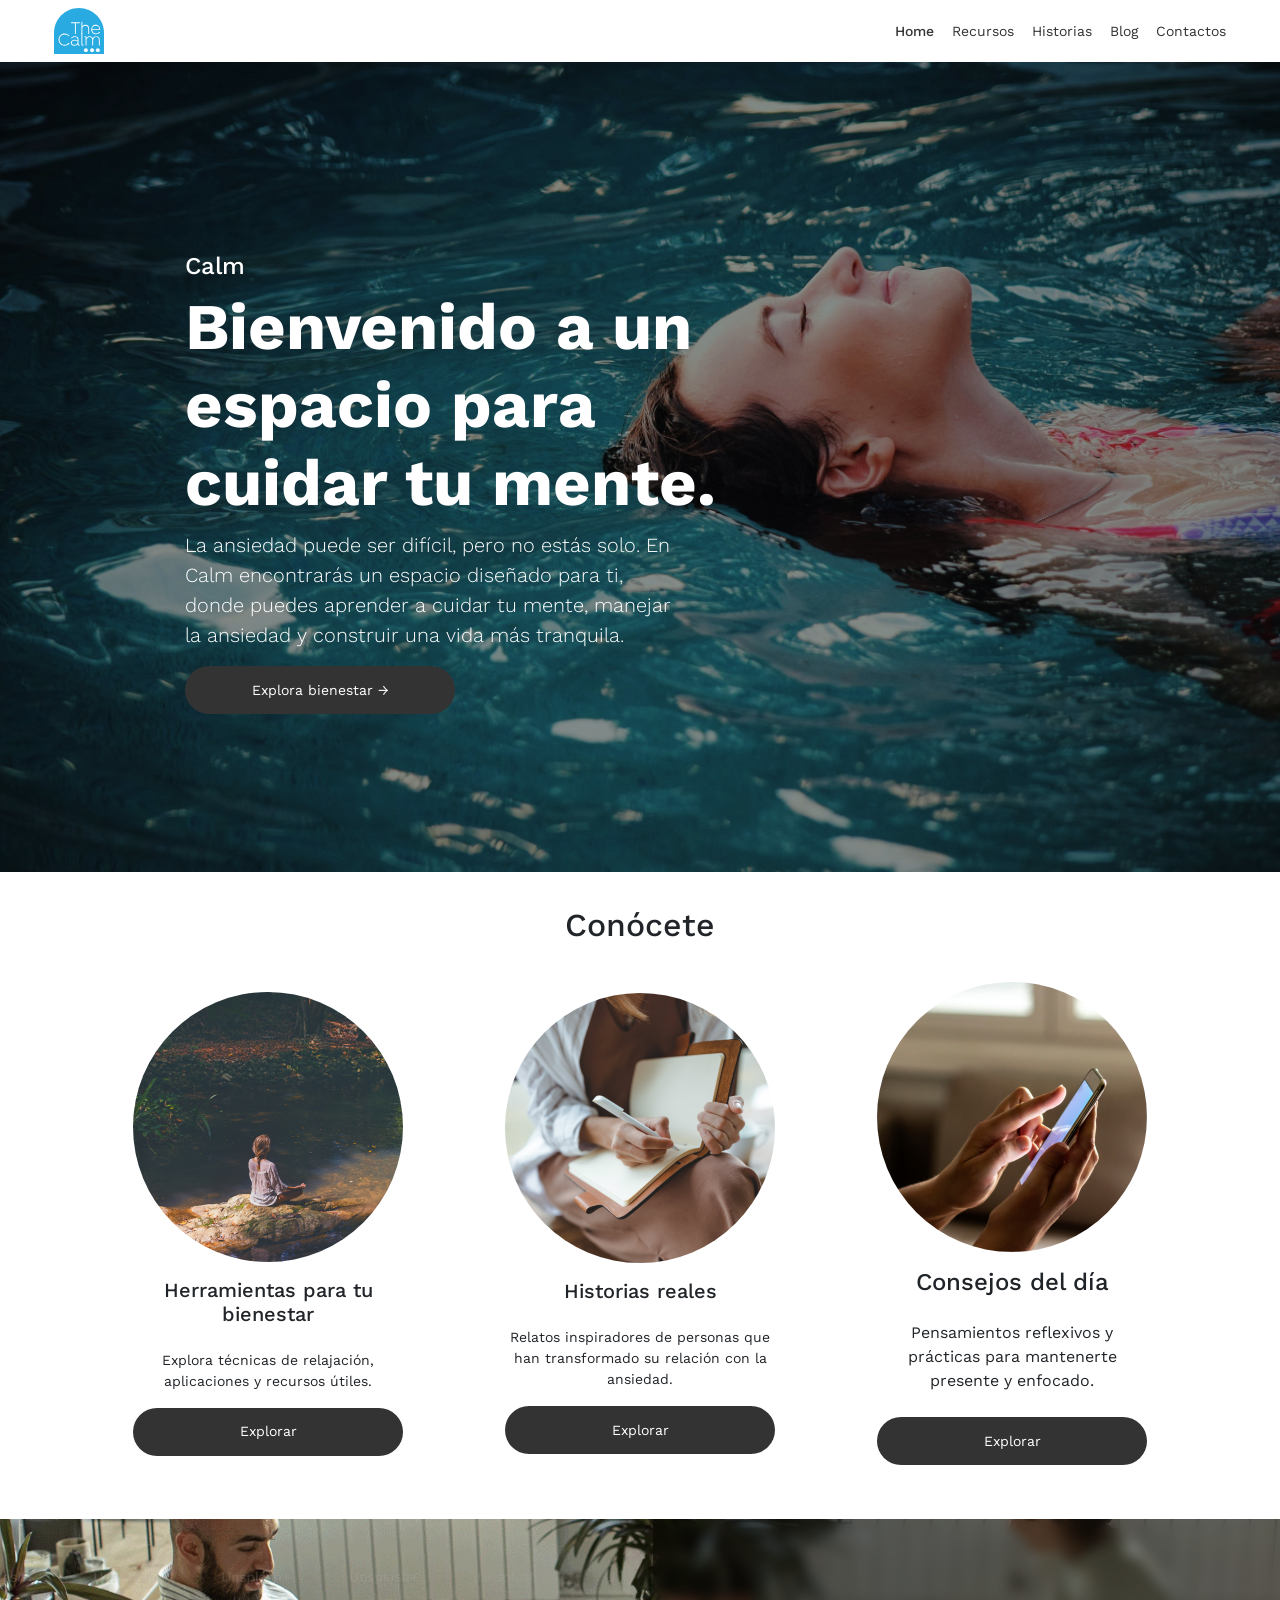
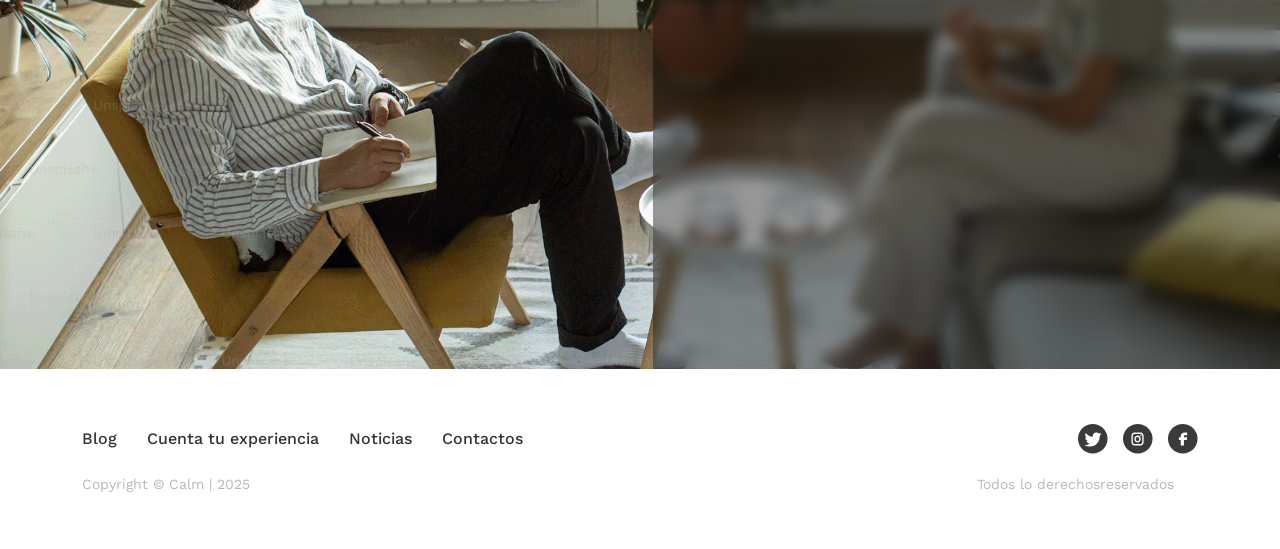
<file: index.html>
<!DOCTYPE html>
<html lang="en">
<head>
    <meta charset="UTF-8">
    <meta name="viewport" content="width=device-width, initial-scale=1.0">

    <meta name="description" content="The Calm es un espacio dedicado al bienestar emocional. Explora recursos, historias y herramientas para aprender a manejar la ansiedad.">
    <meta name="keywords" content="ansiedad, bienestar emocional, salud mental, mindfulness, apoyo psicológico, herramientas, recursos, historias">
    <meta name="author" content="Eymi Ordoñez">

    <link href="https://cdn.jsdelivr.net/npm/bootstrap@5.3.3/dist/css/bootstrap.min.css" rel="stylesheet" integrity="sha384-QWTKZyjpPEjISv5WaRU9OFeRpok6YctnYmDr5pNlyT2bRjXh0JMhjY6hW+ALEwIH" crossorigin="anonymous">
    <link rel="stylesheet" href="./styles/style.css">
    <link rel="icon" type="image/png" href="./assets/svg/thecalm.svg">
    <title>The Calm</title>
</head>
<body>
  <header>
    <nav class="navbar">
      <img src="./assets/svg/thecalm.svg" alt="Logo" class="logo" />
      <ul>
        <li><a  class="active" href="index.html">Home</a></li>
        <li><a href="./pages/recursos.html">Recursos</a></li>
        <li><a href="./pages/historias.html">Historias</a></li>
        <li><a href="./pages/blog.html">Blog</a></li>
        <li><a href="./pages/contactos.html">Contactos</a></li>
      </ul>
    </nav>
  </header>

  <main>    
      
      <section class="hero">
          <div class="hero-content container-xl">
              <h4>Calm</h4>
              <h1 class="display-4 fw-bold">Bienvenido a un espacio para cuidar tu mente.</h1>
              <p class="lead">La ansiedad puede ser difícil, pero no estás solo. En Calm encontrarás un espacio diseñado para ti, donde puedes aprender a cuidar tu mente, manejar la ansiedad y construir una vida más tranquila. </p>
              <a href="./pages/recursos.html" class="btn">Explora bienestar →</a>
          </div>
      </section>

      <section class=" conocete container-xl">
          <h2 class="titulo">Conócete</h2>
      </section>

      <!-- AQUÍ COMIENZAN LAS CARDS -->

      <section class="cards container-xl">

        <div class="card">
          <img class="img card-img-top" src="./assets/img/1.2.png" alt="Mujer meditando">
          
          <div class="card-body">

            <h4 class="card-title mb-4">Herramientas para tu bienestar</h4>
            <p class="card-text ">Explora técnicas de relajación, aplicaciones y recursos útiles.</p>
            <a href="./pages/recursos.html" class="btn "> Explorar</a>

          </div>

        </div>

        <div class="card">
          <img class="img card-img-top" src="./assets/img/1.3.png" alt="Mujer escribiendo en un cuaderno">

          <div class="card-body">

            <h4 class="card-title mb-4">Historias reales</h4>
            <p class="card-text">Relatos inspiradores de personas que han transformado su relación con la ansiedad.</p>
            <a href="./pages/historias.html" class="btn">Explorar</a>
          </div>
        </div>

        <div class="card">
          <img class="img card-img-top" src="./assets/img/1.4.png" alt="Persona usando un teléfono celular">

          <div class="card-body">

            <h4 class="title mb-4">Consejos del día</h4>
            <p class="paragraph mb-4">Pensamientos reflexivos y prácticas para mantenerte presente y enfocado.</p>
            <a href="./pages/blog.html" class="btn"> Explorar</a>

          </div>  

        </div>
      </section>

      <!--AQUÍ TERMINAN LAS CARDS-->

      <section class="contac">

          <div class="backround-contac ">
            <img src="./assets/img/1.5.png" alt="Persona recibiendo terapia">
          </div>   

          <div class="blur-box ">

              <h5>Contactos</h5>
                
              <h2>¿Buscas apoyo profesional?</h2>

              <p>En Calm, queremos que tengas acceso a toda la ayuda que necesites. Por eso, hemos creado una red de contactos con instituciones y redes de apoyo públicas en Latinoamérica. Si necesitas orientación, no dudes en contactarnos.</p>
                
              <a href="./pages/contactos.html" class="btn">Accede a contactos</a>
          </div>

      </section> 
      
  </main>

    <footer>

        <div class="container-xl">
            <div class="row">
              <div class="footer-links col-sm-8">

                <a href="./pages/blog.html">Blog</a>

                <a href="./pages/historias.html">Cuenta tu experiencia</a>

                <a href="./pages/blog.html">Noticias</a>

                <a href="./pages/contactos.html">Contactos</a>

              </div>
              <div class="iconos-redes col-sm-4 ">
                <svg xmlns="http://www.w3.org/2000/svg" width="32" height="32" viewBox="0 0 32 32" fill="none">
                    <path fill-rule="evenodd" clip-rule="evenodd" d="M31.5236 15.7617C31.5236 24.4668 24.4668 31.5237 15.7618 31.5237C7.05676 31.5237 0 24.4668 0 15.7617C0 7.05688 7.05676 0 15.7618 0C24.4668 0 31.5236 7.05688 31.5236 15.7617ZM23.1677 13.2234C23.1677 13.061 23.1648 12.8965 23.157 12.7339C23.8806 12.1992 24.5049 11.5356 25 10.7747C24.326 11.0808 23.6111 11.2815 22.8792 11.3706C23.6501 10.8972 24.2272 10.1528 24.5031 9.27588C23.7778 9.71631 22.9849 10.0271 22.1582 10.1948C21.8125 9.81689 21.3949 9.51587 20.9312 9.3103C20.4673 9.10474 19.9673 8.99927 19.4622 9C18.9773 8.99976 18.4972 9.09766 18.0493 9.28784C17.6014 9.47803 17.1945 9.75684 16.8514 10.1084C16.5087 10.4597 16.2367 10.8772 16.0511 11.3364C15.8656 11.7957 15.7701 12.2881 15.7701 12.7852C15.7697 13.0757 15.8015 13.3655 15.865 13.6489C14.3965 13.5735 12.96 13.1821 11.6486 12.5005C10.3372 11.8186 9.1803 10.8613 8.25317 9.69116C7.77966 10.5249 7.63428 11.5122 7.84656 12.4521C8.05896 13.3921 8.61304 14.2134 9.39575 14.7483C8.8092 14.729 8.23572 14.5664 7.7229 14.2739V14.321C7.72302 15.1956 8.01807 16.0432 8.55798 16.7202C9.09778 17.3972 9.84924 17.8621 10.6851 18.0359C10.1407 18.1851 9.57092 18.2073 9.01721 18.1011C9.25317 18.8535 9.71252 19.5112 10.3311 19.9827C10.9493 20.4541 11.696 20.7156 12.4666 20.7305C11.7004 21.3472 10.8232 21.803 9.88538 22.0718C8.94739 22.3408 7.96692 22.4175 7 22.2976C8.63464 23.373 10.5746 24 12.6613 24C19.4532 24 23.1677 18.2295 23.1677 13.2234Z" fill="#3A3A3A"/>
                </svg>
                <svg xmlns="http://www.w3.org/2000/svg" width="32" height="32" viewBox="0 0 32 32" fill="none">
                    <path fill-rule="evenodd" clip-rule="evenodd" d="M31.5236 15.7617C31.5236 24.4668 24.4668 31.5237 15.7618 31.5237C7.05676 31.5237 0 24.4668 0 15.7617C0 7.05688 7.05676 0 15.7618 0C24.4668 0 31.5236 7.05688 31.5236 15.7617ZM19.9178 9.35815C19.4963 9.18188 19.0403 9.07764 18.3806 9.04492C17.5637 9.00464 17.275 9 15.5 9C13.7245 9 13.4363 9.00464 12.6194 9.04492C11.9597 9.07764 11.504 9.18188 11.0815 9.35815C10.6823 9.51904 10.3207 9.77295 10.0227 10.1013C9.71753 10.4224 9.48193 10.812 9.33252 11.2424C9.16895 11.6963 9.07202 12.1873 9.04175 12.8979C9.00427 13.7773 9 14.0884 9 16C9 17.9121 9.00427 18.2224 9.04175 19.1021C9.07202 19.8127 9.16895 20.3032 9.33252 20.7576C9.48193 21.188 9.71753 21.5776 10.0227 21.8987C10.3207 22.2271 10.6823 22.481 11.0815 22.6418C11.5037 22.8181 11.9597 22.9224 12.6194 22.9551C13.4368 22.9954 13.725 23 15.5 23C17.275 23 17.5626 22.9954 18.3806 22.9551C19.0403 22.9224 19.4958 22.8181 19.9178 22.6418C20.3174 22.481 20.6792 22.2273 20.9773 21.8987C21.2823 21.5776 21.5179 21.1882 21.6674 20.7583C21.8311 20.304 21.928 19.8127 21.9583 19.1021C21.9957 18.2212 22 17.9109 22 16C22 14.0889 21.9957 13.7786 21.9583 12.8979C21.928 12.1873 21.8311 11.6968 21.6674 11.2424C21.5179 10.812 21.2825 10.4224 20.9773 10.1013C20.6792 9.77271 20.3174 9.51904 19.9178 9.35815ZM12.6849 10.5989C13.4763 10.5598 13.745 10.5557 15.5 10.5557C17.255 10.5557 17.5231 10.5598 18.3145 10.5989C18.8167 10.6235 19.1183 10.6929 19.3947 10.8083C19.6074 10.8909 19.7997 11.0251 19.9563 11.2009C20.1195 11.3696 20.2443 11.5767 20.3209 11.8059C20.4287 12.1033 20.4926 12.4277 20.5153 12.9685C20.5515 13.8213 20.5554 14.1106 20.5554 16C20.5554 17.8894 20.5515 18.1787 20.5153 19.0315C20.4926 19.5723 20.4281 19.8972 20.3209 20.1948C20.2292 20.4485 20.1318 20.6101 19.9563 20.7991C19.7808 20.9875 19.6307 21.0925 19.3951 21.1917C19.2584 21.249 19.1157 21.2949 18.9458 21.3296C18.7717 21.365 18.5691 21.3887 18.3151 21.4011C17.5231 21.4402 17.255 21.4443 15.5 21.4443C13.7456 21.4443 13.4769 21.4402 12.6849 21.4011C12.1829 21.3767 11.8811 21.3071 11.6049 21.1917C11.3693 21.093 11.2192 20.988 11.0437 20.7991C10.8688 20.6101 10.7712 20.4485 10.6792 20.1941C10.5714 19.8967 10.5074 19.5723 10.4847 19.0315C10.4484 18.1794 10.4446 17.8899 10.4446 16C10.4446 14.1101 10.4484 13.8206 10.4847 12.9685C10.5074 12.4277 10.5719 12.1028 10.6792 11.8052C10.7708 11.5515 10.8682 11.3899 11.0437 11.2009C11.2192 11.0125 11.3693 10.9075 11.6049 10.8083C11.8817 10.6921 12.1829 10.6235 12.6849 10.5989ZM13.1169 18.5664C13.7489 19.2471 14.6061 19.6294 15.5 19.6294C16.3938 19.6294 17.2511 19.2471 17.8831 18.5664C18.5151 17.8857 18.8702 16.9626 18.8702 16C18.8702 15.0374 18.5151 14.1143 17.8831 13.4336C17.2511 12.7529 16.3938 12.3704 15.5 12.3704C14.6061 12.3704 13.7489 12.7529 13.1169 13.4336C12.4849 14.1143 12.1298 15.0374 12.1298 16C12.1298 16.9626 12.4849 17.8857 13.1169 18.5664ZM16.8621 17.4668C16.5007 17.8557 16.0109 18.0745 15.5 18.0745C14.9891 18.0745 14.4993 17.8557 14.1379 17.4668C13.7767 17.0776 13.5739 16.5503 13.5739 16C13.5739 15.45 13.7767 14.9224 14.1379 14.5332C14.4993 14.1443 14.9891 13.9258 15.5 13.9258C16.0109 13.9258 16.5007 14.1443 16.8621 14.5332C17.2233 14.9224 17.4261 15.45 17.4261 16C17.4261 16.5503 17.2233 17.0776 16.8621 17.4668ZM18.3595 12.9202C18.495 13.0662 18.6787 13.1482 18.8702 13.1482C19.0618 13.1482 19.2455 13.0662 19.381 12.9202C19.5165 12.7744 19.5925 12.5764 19.5925 12.3701C19.5925 12.1638 19.5165 11.9661 19.381 11.8201C19.2455 11.6743 19.0618 11.5923 18.8702 11.5923C18.7667 11.5923 18.6654 11.6162 18.5729 11.6614C18.4941 11.6997 18.4218 11.7532 18.3595 11.8201C18.224 11.9661 18.1479 12.1638 18.1479 12.3701C18.1479 12.5764 18.224 12.7744 18.3595 12.9202Z" fill="#3A3A3A"/>
                </svg>
                <svg xmlns="http://www.w3.org/2000/svg" width="32" height="32" viewBox="0 0 32 32" fill="none">
                    <path fill-rule="evenodd" clip-rule="evenodd" d="M15.7618 31.5237C24.4668 31.5237 31.5237 24.4668 31.5237 15.7617C31.5237 7.05688 24.4668 0 15.7618 0C7.05676 0 0 7.05688 0 15.7617C0 24.4668 7.05676 31.5237 15.7618 31.5237ZM16.9929 23H13.5725V17.0979H11.5237L11.8623 14.1653H13.5725V12.6843C13.5725 11.707 14.0229 10.77 14.8247 10.0791C15.6266 9.38818 16.714 9 17.8479 9H20.4132V11.9473H17.8479C17.6212 11.9473 17.4037 12.0249 17.2433 12.1631C17.083 12.3013 16.9929 12.4888 16.9929 12.6843V14.1653H20.4132L20.0746 17.0979H16.9929V23Z" fill="#3A3A3A"/>
                </svg>
              </div>
            </div>

            <div class="creditos row">

                <div class="col-sm">  
                    <p>Copyright © Calm | 2025</p>
                </div>
                <div class="derechos col-sm">
                    <p>Todos lo derechosreservados</p>
                </div>
            </div>

        </div>


    </footer>

 

  <script src="https://cdn.jsdelivr.net/npm/bootstrap@5.3.3/dist/js/bootstrap.bundle.min.js" integrity="sha384-YvpcrYf0tY3lHB60NNkmXc5s9fDVZLESaAA55NDzOxhy9GkcIdslK1eN7N6jIeHz" crossorigin="anonymous"></script>

</body>
</html>
</file>
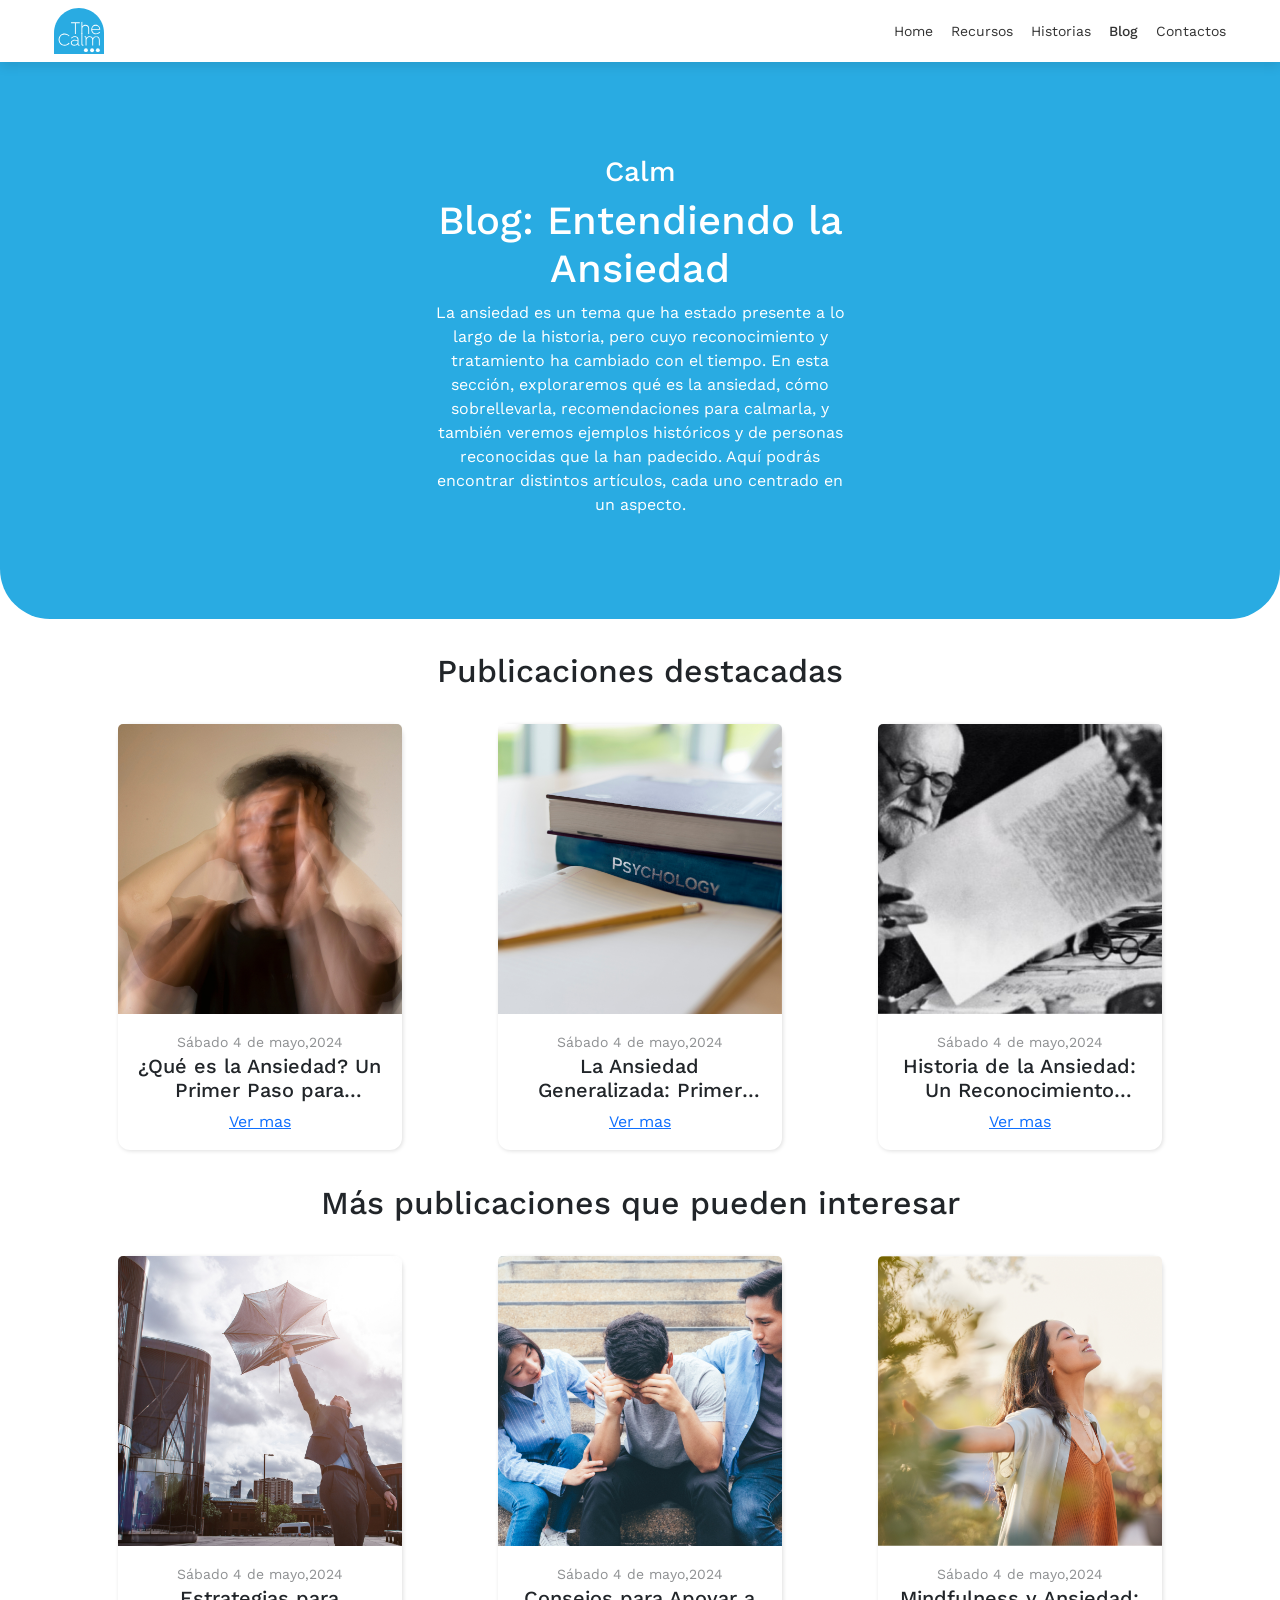
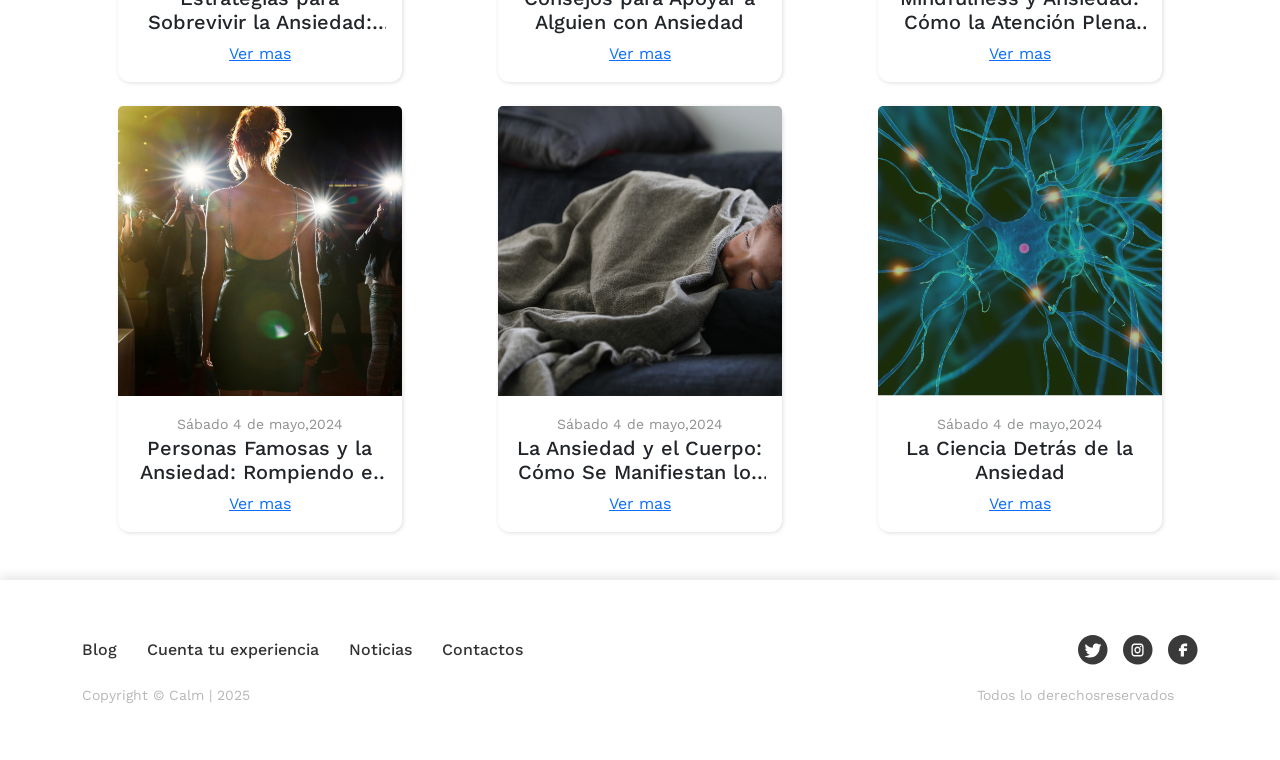
<file: pages/Blog.html>
<!DOCTYPE html>
<html lang="en">
    <head>
        <meta charset="UTF-8">
        <meta name="viewport" content="width=device-width, initial-scale=1.0">
        <meta name="description" content="Encuentra artículos y consejos sobre cómo afrontar la ansiedad y vivir con calma.">
        <meta name="keywords" content="blog, salud mental, ansiedad, bienestar, consejos, artículos">
        <meta name="author" content="Eymi Ordoñez">
        <link href="https://cdn.jsdelivr.net/npm/bootstrap@5.3.3/dist/css/bootstrap.min.css" rel="stylesheet" integrity="sha384-QWTKZyjpPEjISv5WaRU9OFeRpok6YctnYmDr5pNlyT2bRjXh0JMhjY6hW+ALEwIH" crossorigin="anonymous">
        <link rel="stylesheet" href="../styles/style.css"> 
        <link rel="icon" type="image/png" href="../assets/svg/thecalm.svg">   

        <title>The Calm | Blog</title>
    </head>
    <body>

      <header>

        <nav class="navbar">
          <img src="../assets/svg/thecalm.svg" alt="Logo" class="logo" />
          <ul>
            <li><a  href="../index.html">Home</a></li>
            <li><a href="recursos.html">Recursos</a></li>
            <li><a href="historias.html">Historias</a></li>
            <li><a class="active" href="blog.html">Blog</a></li>
            <li><a href="contactos.html">Contactos</a></li>
          </ul>
      </header>
      
        <main>  
            <section class="encabezado">

                <div class="encabezado-text container-xl p-5">
                    <h3>Calm</h3>

                    <h1>Blog: Entendiendo la Ansiedad</h1>

                    <p>La ansiedad es un tema que ha estado presente a lo largo de la historia, pero cuyo reconocimiento y tratamiento ha cambiado con el tiempo. En esta sección, exploraremos qué es la ansiedad, cómo sobrellevarla, recomendaciones para calmarla, y también veremos ejemplos históricos y de personas reconocidas que la han padecido. Aquí podrás encontrar distintos artículos, cada uno centrado en un aspecto.</p>
                </div>

            </section>

            <!-- AQUÍ COMIENZAN LAS CARDS-->

            <section class="destacadas container-xl">
                <h2 class="titulo">Publicaciones destacadas</h2>
            </section>

            <section class="cards-blog container-xl ">
              <div class="row row-cols-1 row-cols-md-3 g-4">
                <div class="col">
                  <div class="card">
                    <img src="../assets/img/3.png" class="card-img-top" alt="...">
                    
                    <div class="card-body">
                        <small>Sábado 4 de mayo,2024</small>
                      <h5 class="card-title texto-limitado">¿Qué es la Ansiedad? Un Primer Paso para Entenderla</h5>
                      <a href="">Ver mas</a>
                    </div>
                  </div>
                </div>
                <div class="col">
                  <div class="card">
                    <img src="../assets/img/3.2.png" class="card-img-top" alt="...">
                    
                    <div class="card-body">
                        <small>Sábado 4 de mayo,2024</small>
                      <h5 class="card-title texto-limitado">La Ansiedad Generalizada: Primer Reconocimiento Formal</h5>
                      <a href="">Ver mas</a>
                    </div>
                  </div>
                </div>
                <div class="col">
                  <div class="card">
                    <img src="../assets/img/3.3.png" class="card-img-top" alt="...">
                    
                    <div class="card-body">
                       <small>Sábado 4 de mayo,2024</small>
                      <h5 class="card-title texto-limitado">Historia de la Ansiedad: Un Reconocimiento Tardío</h5>
                      <a href="">Ver mas</a>
                    </div>
                  </div>
                </div>

              </div>
            </section>

            <section class="otros container-xl">
                <h2 class="titulo">Más publicaciones que pueden interesar</h2>
            </section>

            <section class="cards-blog container-xl mb-5">
                <div class="row row-cols-1 row-cols-md-3 g-4">
                    <div class="col">
                      <div class="card">
                        <img src="../assets/img/3.4.png" class="card-img-top" alt="...">
                        
                        <div class="card-body">
                            <small>Sábado 4 de mayo,2024</small>
                          <h5 class="card-title texto-limitado">Estrategias para Sobrevivir la Ansiedad: Técnicas para Calmarse</h5>
                          <a href="">Ver mas</a>
                        </div>
                      </div>
                    </div>
                    <div class="col">
                      <div class="card">
                        <img src="../assets/img/3.5.png" class="card-img-top" alt="...">
                        
                        <div class="card-body">
                            <small>Sábado 4 de mayo,2024</small>
                          <h5 class="card-title texto-limitado">Consejos para Apoyar a Alguien con Ansiedad</h5>
                          <a href="">Ver mas</a>
                        </div>
                      </div>
                    </div>
                    <div class="col">
                      <div class="card">
                        <img src="../assets/img/3.6.png" class="card-img-top" alt="...">
                        
                        <div class="card-body">
                           <small>Sábado 4 de mayo,2024</small>
                          <h5 class="card-title texto-limitado">Mindfulness y Ansiedad: Cómo la Atención Plena Puede Ayudar</h5>
                          <a href="">Ver mas</a>
                        </div>
                      </div>
                    </div>
                    <div class="col">
                      <div class="card">
                        <img src="../assets/img/3.7.png" class="card-img-top" alt="...">
                        
                        <div class="card-body">
                         <small>Sábado 4 de mayo,2024</small>
                          <h5 class="card-title texto-limitado">Personas Famosas y la Ansiedad: Rompiendo el Estigma</h5>
                          <a href="">Ver mas</a>
                        </div>
                      </div>
                    </div>

                    <div class="col">
                        <div class="card">
                          <img src="../assets/img/3.8.png" class="card-img-top" alt="...">
                          
                          <div class="card-body">
                            <small>Sábado 4 de mayo,2024</small>
                            <h5 class="card-title texto-limitado">La Ansiedad y el Cuerpo: Cómo Se Manifiestan los Síntomas Físicos</h5>
                            <a href="">Ver mas</a>
                          </div>
                        </div>
                    </div>
                    <div class="col">
                        <div class="card">
                          <img src="../assets/img/3.9.png" class="card-img-top" alt="...">
                          
                          <div class="card-body">
                            <small>Sábado 4 de mayo,2024</small>
                            <h5 class="card-title texto-limitado">La Ciencia Detrás de la Ansiedad</h5>
                            <a href="">Ver mas</a>
                          </div>
                        </div>
                    </div>

                </div>

            </section>


            
        </main>
        <footer>

            <div class="container-xl">
                <div class="row">
                  <div class="footer-links col-sm-8">
      
                    <a href="blog.html">Blog</a>
      
                    <a href="historias.html">Cuenta tu experiencia</a>
      
                    <a href="blog.html">Noticias</a>
      
                    <a href="contactos.html">Contactos</a>
      
                  </div>
                  <div class="iconos-redes col-sm-4 ">
                    <svg xmlns="http://www.w3.org/2000/svg" width="32" height="32" viewBox="0 0 32 32" fill="none">
                        <path fill-rule="evenodd" clip-rule="evenodd" d="M31.5236 15.7617C31.5236 24.4668 24.4668 31.5237 15.7618 31.5237C7.05676 31.5237 0 24.4668 0 15.7617C0 7.05688 7.05676 0 15.7618 0C24.4668 0 31.5236 7.05688 31.5236 15.7617ZM23.1677 13.2234C23.1677 13.061 23.1648 12.8965 23.157 12.7339C23.8806 12.1992 24.5049 11.5356 25 10.7747C24.326 11.0808 23.6111 11.2815 22.8792 11.3706C23.6501 10.8972 24.2272 10.1528 24.5031 9.27588C23.7778 9.71631 22.9849 10.0271 22.1582 10.1948C21.8125 9.81689 21.3949 9.51587 20.9312 9.3103C20.4673 9.10474 19.9673 8.99927 19.4622 9C18.9773 8.99976 18.4972 9.09766 18.0493 9.28784C17.6014 9.47803 17.1945 9.75684 16.8514 10.1084C16.5087 10.4597 16.2367 10.8772 16.0511 11.3364C15.8656 11.7957 15.7701 12.2881 15.7701 12.7852C15.7697 13.0757 15.8015 13.3655 15.865 13.6489C14.3965 13.5735 12.96 13.1821 11.6486 12.5005C10.3372 11.8186 9.1803 10.8613 8.25317 9.69116C7.77966 10.5249 7.63428 11.5122 7.84656 12.4521C8.05896 13.3921 8.61304 14.2134 9.39575 14.7483C8.8092 14.729 8.23572 14.5664 7.7229 14.2739V14.321C7.72302 15.1956 8.01807 16.0432 8.55798 16.7202C9.09778 17.3972 9.84924 17.8621 10.6851 18.0359C10.1407 18.1851 9.57092 18.2073 9.01721 18.1011C9.25317 18.8535 9.71252 19.5112 10.3311 19.9827C10.9493 20.4541 11.696 20.7156 12.4666 20.7305C11.7004 21.3472 10.8232 21.803 9.88538 22.0718C8.94739 22.3408 7.96692 22.4175 7 22.2976C8.63464 23.373 10.5746 24 12.6613 24C19.4532 24 23.1677 18.2295 23.1677 13.2234Z" fill="#3A3A3A"/>
                    </svg>
                    <svg xmlns="http://www.w3.org/2000/svg" width="32" height="32" viewBox="0 0 32 32" fill="none">
                        <path fill-rule="evenodd" clip-rule="evenodd" d="M31.5236 15.7617C31.5236 24.4668 24.4668 31.5237 15.7618 31.5237C7.05676 31.5237 0 24.4668 0 15.7617C0 7.05688 7.05676 0 15.7618 0C24.4668 0 31.5236 7.05688 31.5236 15.7617ZM19.9178 9.35815C19.4963 9.18188 19.0403 9.07764 18.3806 9.04492C17.5637 9.00464 17.275 9 15.5 9C13.7245 9 13.4363 9.00464 12.6194 9.04492C11.9597 9.07764 11.504 9.18188 11.0815 9.35815C10.6823 9.51904 10.3207 9.77295 10.0227 10.1013C9.71753 10.4224 9.48193 10.812 9.33252 11.2424C9.16895 11.6963 9.07202 12.1873 9.04175 12.8979C9.00427 13.7773 9 14.0884 9 16C9 17.9121 9.00427 18.2224 9.04175 19.1021C9.07202 19.8127 9.16895 20.3032 9.33252 20.7576C9.48193 21.188 9.71753 21.5776 10.0227 21.8987C10.3207 22.2271 10.6823 22.481 11.0815 22.6418C11.5037 22.8181 11.9597 22.9224 12.6194 22.9551C13.4368 22.9954 13.725 23 15.5 23C17.275 23 17.5626 22.9954 18.3806 22.9551C19.0403 22.9224 19.4958 22.8181 19.9178 22.6418C20.3174 22.481 20.6792 22.2273 20.9773 21.8987C21.2823 21.5776 21.5179 21.1882 21.6674 20.7583C21.8311 20.304 21.928 19.8127 21.9583 19.1021C21.9957 18.2212 22 17.9109 22 16C22 14.0889 21.9957 13.7786 21.9583 12.8979C21.928 12.1873 21.8311 11.6968 21.6674 11.2424C21.5179 10.812 21.2825 10.4224 20.9773 10.1013C20.6792 9.77271 20.3174 9.51904 19.9178 9.35815ZM12.6849 10.5989C13.4763 10.5598 13.745 10.5557 15.5 10.5557C17.255 10.5557 17.5231 10.5598 18.3145 10.5989C18.8167 10.6235 19.1183 10.6929 19.3947 10.8083C19.6074 10.8909 19.7997 11.0251 19.9563 11.2009C20.1195 11.3696 20.2443 11.5767 20.3209 11.8059C20.4287 12.1033 20.4926 12.4277 20.5153 12.9685C20.5515 13.8213 20.5554 14.1106 20.5554 16C20.5554 17.8894 20.5515 18.1787 20.5153 19.0315C20.4926 19.5723 20.4281 19.8972 20.3209 20.1948C20.2292 20.4485 20.1318 20.6101 19.9563 20.7991C19.7808 20.9875 19.6307 21.0925 19.3951 21.1917C19.2584 21.249 19.1157 21.2949 18.9458 21.3296C18.7717 21.365 18.5691 21.3887 18.3151 21.4011C17.5231 21.4402 17.255 21.4443 15.5 21.4443C13.7456 21.4443 13.4769 21.4402 12.6849 21.4011C12.1829 21.3767 11.8811 21.3071 11.6049 21.1917C11.3693 21.093 11.2192 20.988 11.0437 20.7991C10.8688 20.6101 10.7712 20.4485 10.6792 20.1941C10.5714 19.8967 10.5074 19.5723 10.4847 19.0315C10.4484 18.1794 10.4446 17.8899 10.4446 16C10.4446 14.1101 10.4484 13.8206 10.4847 12.9685C10.5074 12.4277 10.5719 12.1028 10.6792 11.8052C10.7708 11.5515 10.8682 11.3899 11.0437 11.2009C11.2192 11.0125 11.3693 10.9075 11.6049 10.8083C11.8817 10.6921 12.1829 10.6235 12.6849 10.5989ZM13.1169 18.5664C13.7489 19.2471 14.6061 19.6294 15.5 19.6294C16.3938 19.6294 17.2511 19.2471 17.8831 18.5664C18.5151 17.8857 18.8702 16.9626 18.8702 16C18.8702 15.0374 18.5151 14.1143 17.8831 13.4336C17.2511 12.7529 16.3938 12.3704 15.5 12.3704C14.6061 12.3704 13.7489 12.7529 13.1169 13.4336C12.4849 14.1143 12.1298 15.0374 12.1298 16C12.1298 16.9626 12.4849 17.8857 13.1169 18.5664ZM16.8621 17.4668C16.5007 17.8557 16.0109 18.0745 15.5 18.0745C14.9891 18.0745 14.4993 17.8557 14.1379 17.4668C13.7767 17.0776 13.5739 16.5503 13.5739 16C13.5739 15.45 13.7767 14.9224 14.1379 14.5332C14.4993 14.1443 14.9891 13.9258 15.5 13.9258C16.0109 13.9258 16.5007 14.1443 16.8621 14.5332C17.2233 14.9224 17.4261 15.45 17.4261 16C17.4261 16.5503 17.2233 17.0776 16.8621 17.4668ZM18.3595 12.9202C18.495 13.0662 18.6787 13.1482 18.8702 13.1482C19.0618 13.1482 19.2455 13.0662 19.381 12.9202C19.5165 12.7744 19.5925 12.5764 19.5925 12.3701C19.5925 12.1638 19.5165 11.9661 19.381 11.8201C19.2455 11.6743 19.0618 11.5923 18.8702 11.5923C18.7667 11.5923 18.6654 11.6162 18.5729 11.6614C18.4941 11.6997 18.4218 11.7532 18.3595 11.8201C18.224 11.9661 18.1479 12.1638 18.1479 12.3701C18.1479 12.5764 18.224 12.7744 18.3595 12.9202Z" fill="#3A3A3A"/>
                    </svg>
                    <svg xmlns="http://www.w3.org/2000/svg" width="32" height="32" viewBox="0 0 32 32" fill="none">
                        <path fill-rule="evenodd" clip-rule="evenodd" d="M15.7618 31.5237C24.4668 31.5237 31.5237 24.4668 31.5237 15.7617C31.5237 7.05688 24.4668 0 15.7618 0C7.05676 0 0 7.05688 0 15.7617C0 24.4668 7.05676 31.5237 15.7618 31.5237ZM16.9929 23H13.5725V17.0979H11.5237L11.8623 14.1653H13.5725V12.6843C13.5725 11.707 14.0229 10.77 14.8247 10.0791C15.6266 9.38818 16.714 9 17.8479 9H20.4132V11.9473H17.8479C17.6212 11.9473 17.4037 12.0249 17.2433 12.1631C17.083 12.3013 16.9929 12.4888 16.9929 12.6843V14.1653H20.4132L20.0746 17.0979H16.9929V23Z" fill="#3A3A3A"/>
                    </svg>
                  </div>
                </div>
      
                <div class="creditos row">
      
                    <div class="col-sm">  
                        <p>Copyright © Calm | 2025</p>
                    </div>
                    <div class="derechos col-sm">
                        <p>Todos lo derechosreservados</p>
                    </div>
                </div>
      
            </div>
      
        </footer>
        <script src="https://cdn.jsdelivr.net/npm/bootstrap@5.3.3/dist/js/bootstrap.bundle.min.js" integrity="sha384-YvpcrYf0tY3lHB60NNkmXc5s9fDVZLESaAA55NDzOxhy9GkcIdslK1eN7N6jIeHz" crossorigin="anonymous"></script>

    </body>
</html>
</file>
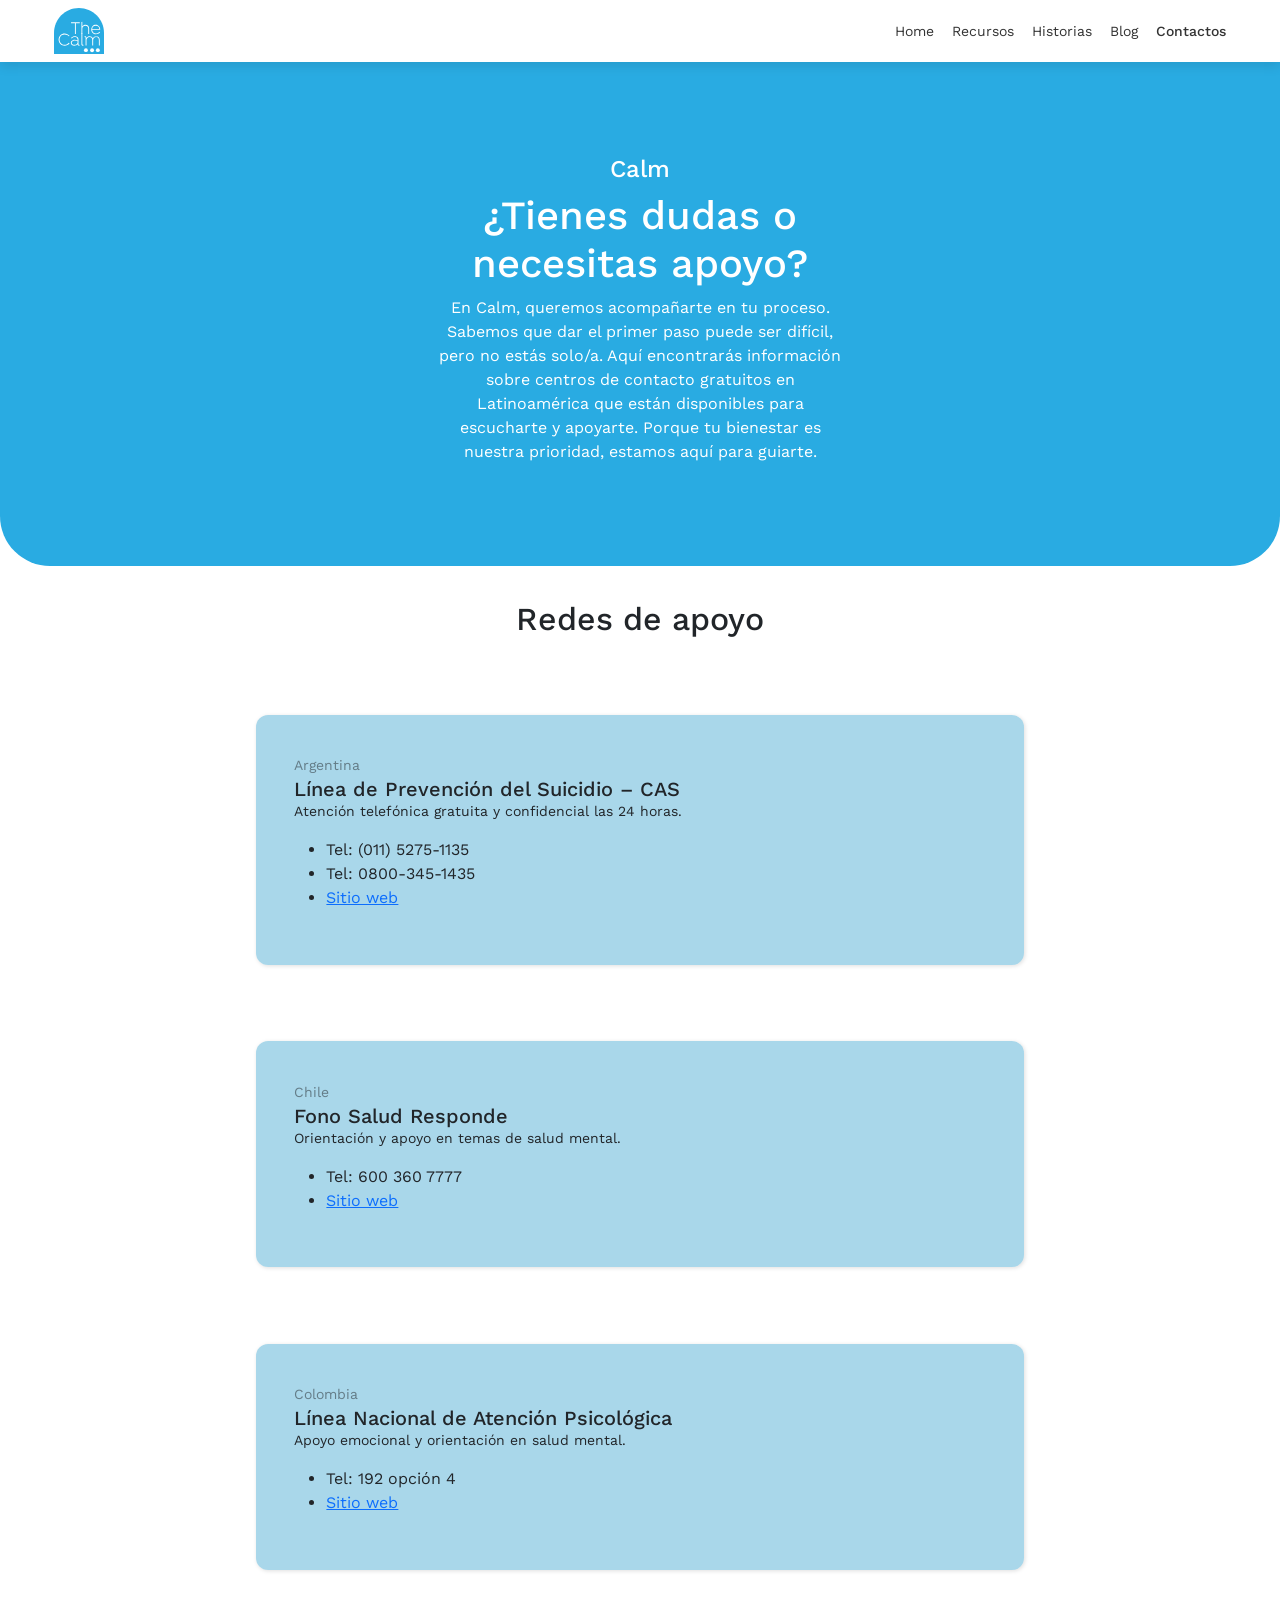
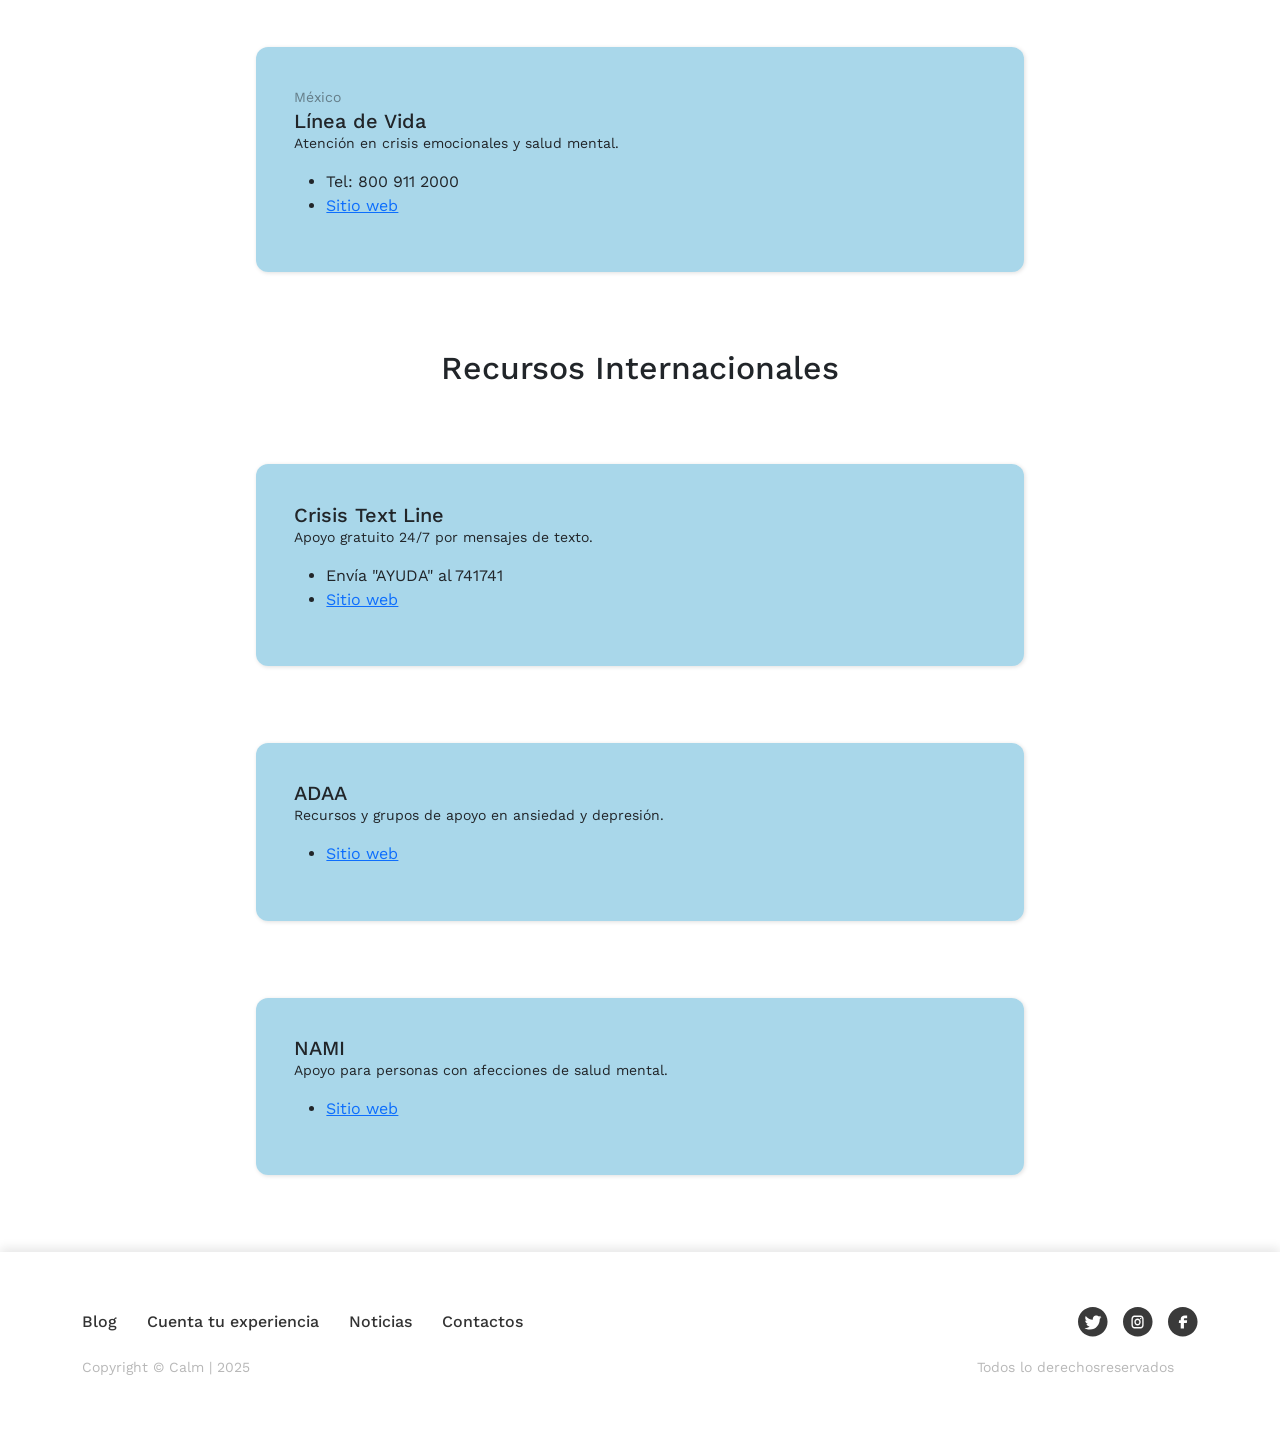
<file: pages/Contactos.html>
<!DOCTYPE html>
<html lang="en">
    <head>
        <meta charset="UTF-8">
        <meta name="viewport" content="width=device-width, initial-scale=1.0">

        <meta name="description" content="Contacta líneas de ayuda en salud mental en tu país. Acceso a redes de apoyo en Latinoamérica.">
        <meta name="keywords" content="contactos, salud mental, redes de apoyo, líneas de ayuda, atención psicológica">
        <meta name="author" content="Eymi Ordoñez">

        <link href="https://cdn.jsdelivr.net/npm/bootstrap@5.3.3/dist/css/bootstrap.min.css" rel="stylesheet" integrity="sha384-QWTKZyjpPEjISv5WaRU9OFeRpok6YctnYmDr5pNlyT2bRjXh0JMhjY6hW+ALEwIH" crossorigin="anonymous">
        <link rel="stylesheet" href="../styles/style.css">    
        <link rel="icon" type="image/png" href="../assets/svg/thecalm.svg"> 
        <title>The Calm | Contactos</title>
    </head>
    <body>

        <header>

          <nav class="navbar">
            <img src="../assets/svg/thecalm.svg" alt="Logo" class="logo" />
            <ul>
              <li><a  href="../index.html">Home</a></li>
              <li><a href="recursos.html">Recursos</a></li>
              <li><a href="historias.html">Historias</a></li>
              <li><a href="blog.html">Blog</a></li>
              <li><a class="active" href="contactos.html">Contactos</a></li>
            </ul>
          </nav>

        </header>

        <main>
            <section class="encabezado">
                <div class="encabezado-text  container-xl p-5">
                    <h4>Calm</h4>
                    <h1>¿Tienes dudas o necesitas apoyo?</h1>

                    <p>En Calm, queremos acompañarte en tu proceso. Sabemos que dar el primer paso puede ser difícil, pero no estás solo/a. Aquí encontrarás información sobre centros de contacto gratuitos en Latinoamérica que están disponibles para escucharte y apoyarte. Porque tu bienestar es nuestra prioridad, estamos aquí para guiarte.</p>

                </div>
            </section>
            <section class="container-xl">
                <h2 class="titulo">Redes de apoyo</h2>
            </section>
            
            <section class="cards-redes">

              <div class="cards-grid">

                <div class="card1">
                  <div class="card-body">
                    <small>Argentina</small>
                    <h4 class="card-title">Línea de Prevención del Suicidio – CAS</h4>
                    <p class="card-text">Atención telefónica gratuita y confidencial las 24 horas.</p>
                    <ul>
                      <li>Tel: (011) 5275-1135</li>
                      <li>Tel: 0800-345-1435</li>
                      <li><a href="http://www.casbuenosaires.com.ar/">Sitio web</a></li>
                    </ul>
                  </div>
                </div>
            
                <div class="card1">
                  <div class="card-body">
                    <small>Chile</small>
                    <h5 class="card-title">Fono Salud Responde</h5>
                    <p class="card-text">Orientación y apoyo en temas de salud mental.</p>
                    <ul>
                      <li>Tel: 600 360 7777</li>
                      <li><a href="https://www.minsal.cl/salud-responde/">Sitio web</a></li>
                    </ul>
                  </div>
                </div>
            
                <div class="card1">
                  <div class="card-body">
                    <small>Colombia</small>
                    <h5 class="card-title">Línea Nacional de Atención Psicológica</h5>
                    <p class="card-text">Apoyo emocional y orientación en salud mental.</p>
                    <ul>
                      <li>Tel: 192 opción 4</li>
                      <li><a href="https://www.minsalud.gov.co/">Sitio web</a></li>
                    </ul>
                  </div>
                </div>
            
                <div class="card1">
                  <div class="card-body">
                    <small>México</small>
                    <h5 class="card-title">Línea de Vida</h5>
                    <p class="card-text">Atención en crisis emocionales y salud mental.</p>
                    <ul>
                      <li>Tel: 800 911 2000</li>
                      <li><a href="https://www.gob.mx/salud">Sitio web</a></li>
                    </ul>
                  </div>
                </div>
              </div>
            </section>
            
            <section class="contacto-internacional ">
              <h2 class="titulo">Recursos Internacionales</h2>
            </section>
            
            <section class="cards-redes ">
              <div class="cards-grid">
                <div class="card1">
                  <div class="card-body">
                    <h4 class="card-title">Crisis Text Line</h4>
                    <p class="card-text">Apoyo gratuito 24/7 por mensajes de texto.</p>
                    <ul>
                      <li>Envía "AYUDA" al 741741</li>
                      <li><a href="https://www.crisistextline.org/es/">Sitio web</a></li>
                    </ul>
                  </div>
                </div>
            
                <div class="card1">
                  <div class="card-body">
                    <h5 class="card-title">ADAA</h5>
                    <p class="card-text">Recursos y grupos de apoyo en ansiedad y depresión.</p>
                    <ul>
                      <li><a href="https://adaa.org/recursos/en-espanol">Sitio web</a></li>
                    </ul>
                  </div>
                </div>
            
                <div class="card1">
                  <div class="card-body">
                    <h5 class="card-title">NAMI</h5>
                    <p class="card-text">Apoyo para personas con afecciones de salud mental.</p>
                    <ul>
                      <li><a href="https://naminycmetro.org/espanol/">Sitio web</a></li>
                    </ul>
                  </div>
                </div>
              </div>
            </section>
            


        </main>

        
        <footer>

            <div class="container-xl">
                <div class="row">
                  <div class="footer-links col-sm-8">
    
                    <a href="blog.html">Blog</a>
    
                    <a href="historias.html">Cuenta tu experiencia</a>
    
                    <a href="blog.html">Noticias</a>
    
                    <a href="contactos.html">Contactos</a>
    
                  </div>
                  <div class="iconos-redes col-sm-4 ">
                    <svg xmlns="http://www.w3.org/2000/svg" width="32" height="32" viewBox="0 0 32 32" fill="none">
                        <path fill-rule="evenodd" clip-rule="evenodd" d="M31.5236 15.7617C31.5236 24.4668 24.4668 31.5237 15.7618 31.5237C7.05676 31.5237 0 24.4668 0 15.7617C0 7.05688 7.05676 0 15.7618 0C24.4668 0 31.5236 7.05688 31.5236 15.7617ZM23.1677 13.2234C23.1677 13.061 23.1648 12.8965 23.157 12.7339C23.8806 12.1992 24.5049 11.5356 25 10.7747C24.326 11.0808 23.6111 11.2815 22.8792 11.3706C23.6501 10.8972 24.2272 10.1528 24.5031 9.27588C23.7778 9.71631 22.9849 10.0271 22.1582 10.1948C21.8125 9.81689 21.3949 9.51587 20.9312 9.3103C20.4673 9.10474 19.9673 8.99927 19.4622 9C18.9773 8.99976 18.4972 9.09766 18.0493 9.28784C17.6014 9.47803 17.1945 9.75684 16.8514 10.1084C16.5087 10.4597 16.2367 10.8772 16.0511 11.3364C15.8656 11.7957 15.7701 12.2881 15.7701 12.7852C15.7697 13.0757 15.8015 13.3655 15.865 13.6489C14.3965 13.5735 12.96 13.1821 11.6486 12.5005C10.3372 11.8186 9.1803 10.8613 8.25317 9.69116C7.77966 10.5249 7.63428 11.5122 7.84656 12.4521C8.05896 13.3921 8.61304 14.2134 9.39575 14.7483C8.8092 14.729 8.23572 14.5664 7.7229 14.2739V14.321C7.72302 15.1956 8.01807 16.0432 8.55798 16.7202C9.09778 17.3972 9.84924 17.8621 10.6851 18.0359C10.1407 18.1851 9.57092 18.2073 9.01721 18.1011C9.25317 18.8535 9.71252 19.5112 10.3311 19.9827C10.9493 20.4541 11.696 20.7156 12.4666 20.7305C11.7004 21.3472 10.8232 21.803 9.88538 22.0718C8.94739 22.3408 7.96692 22.4175 7 22.2976C8.63464 23.373 10.5746 24 12.6613 24C19.4532 24 23.1677 18.2295 23.1677 13.2234Z" fill="#3A3A3A"/>
                    </svg>
                    <svg xmlns="http://www.w3.org/2000/svg" width="32" height="32" viewBox="0 0 32 32" fill="none">
                        <path fill-rule="evenodd" clip-rule="evenodd" d="M31.5236 15.7617C31.5236 24.4668 24.4668 31.5237 15.7618 31.5237C7.05676 31.5237 0 24.4668 0 15.7617C0 7.05688 7.05676 0 15.7618 0C24.4668 0 31.5236 7.05688 31.5236 15.7617ZM19.9178 9.35815C19.4963 9.18188 19.0403 9.07764 18.3806 9.04492C17.5637 9.00464 17.275 9 15.5 9C13.7245 9 13.4363 9.00464 12.6194 9.04492C11.9597 9.07764 11.504 9.18188 11.0815 9.35815C10.6823 9.51904 10.3207 9.77295 10.0227 10.1013C9.71753 10.4224 9.48193 10.812 9.33252 11.2424C9.16895 11.6963 9.07202 12.1873 9.04175 12.8979C9.00427 13.7773 9 14.0884 9 16C9 17.9121 9.00427 18.2224 9.04175 19.1021C9.07202 19.8127 9.16895 20.3032 9.33252 20.7576C9.48193 21.188 9.71753 21.5776 10.0227 21.8987C10.3207 22.2271 10.6823 22.481 11.0815 22.6418C11.5037 22.8181 11.9597 22.9224 12.6194 22.9551C13.4368 22.9954 13.725 23 15.5 23C17.275 23 17.5626 22.9954 18.3806 22.9551C19.0403 22.9224 19.4958 22.8181 19.9178 22.6418C20.3174 22.481 20.6792 22.2273 20.9773 21.8987C21.2823 21.5776 21.5179 21.1882 21.6674 20.7583C21.8311 20.304 21.928 19.8127 21.9583 19.1021C21.9957 18.2212 22 17.9109 22 16C22 14.0889 21.9957 13.7786 21.9583 12.8979C21.928 12.1873 21.8311 11.6968 21.6674 11.2424C21.5179 10.812 21.2825 10.4224 20.9773 10.1013C20.6792 9.77271 20.3174 9.51904 19.9178 9.35815ZM12.6849 10.5989C13.4763 10.5598 13.745 10.5557 15.5 10.5557C17.255 10.5557 17.5231 10.5598 18.3145 10.5989C18.8167 10.6235 19.1183 10.6929 19.3947 10.8083C19.6074 10.8909 19.7997 11.0251 19.9563 11.2009C20.1195 11.3696 20.2443 11.5767 20.3209 11.8059C20.4287 12.1033 20.4926 12.4277 20.5153 12.9685C20.5515 13.8213 20.5554 14.1106 20.5554 16C20.5554 17.8894 20.5515 18.1787 20.5153 19.0315C20.4926 19.5723 20.4281 19.8972 20.3209 20.1948C20.2292 20.4485 20.1318 20.6101 19.9563 20.7991C19.7808 20.9875 19.6307 21.0925 19.3951 21.1917C19.2584 21.249 19.1157 21.2949 18.9458 21.3296C18.7717 21.365 18.5691 21.3887 18.3151 21.4011C17.5231 21.4402 17.255 21.4443 15.5 21.4443C13.7456 21.4443 13.4769 21.4402 12.6849 21.4011C12.1829 21.3767 11.8811 21.3071 11.6049 21.1917C11.3693 21.093 11.2192 20.988 11.0437 20.7991C10.8688 20.6101 10.7712 20.4485 10.6792 20.1941C10.5714 19.8967 10.5074 19.5723 10.4847 19.0315C10.4484 18.1794 10.4446 17.8899 10.4446 16C10.4446 14.1101 10.4484 13.8206 10.4847 12.9685C10.5074 12.4277 10.5719 12.1028 10.6792 11.8052C10.7708 11.5515 10.8682 11.3899 11.0437 11.2009C11.2192 11.0125 11.3693 10.9075 11.6049 10.8083C11.8817 10.6921 12.1829 10.6235 12.6849 10.5989ZM13.1169 18.5664C13.7489 19.2471 14.6061 19.6294 15.5 19.6294C16.3938 19.6294 17.2511 19.2471 17.8831 18.5664C18.5151 17.8857 18.8702 16.9626 18.8702 16C18.8702 15.0374 18.5151 14.1143 17.8831 13.4336C17.2511 12.7529 16.3938 12.3704 15.5 12.3704C14.6061 12.3704 13.7489 12.7529 13.1169 13.4336C12.4849 14.1143 12.1298 15.0374 12.1298 16C12.1298 16.9626 12.4849 17.8857 13.1169 18.5664ZM16.8621 17.4668C16.5007 17.8557 16.0109 18.0745 15.5 18.0745C14.9891 18.0745 14.4993 17.8557 14.1379 17.4668C13.7767 17.0776 13.5739 16.5503 13.5739 16C13.5739 15.45 13.7767 14.9224 14.1379 14.5332C14.4993 14.1443 14.9891 13.9258 15.5 13.9258C16.0109 13.9258 16.5007 14.1443 16.8621 14.5332C17.2233 14.9224 17.4261 15.45 17.4261 16C17.4261 16.5503 17.2233 17.0776 16.8621 17.4668ZM18.3595 12.9202C18.495 13.0662 18.6787 13.1482 18.8702 13.1482C19.0618 13.1482 19.2455 13.0662 19.381 12.9202C19.5165 12.7744 19.5925 12.5764 19.5925 12.3701C19.5925 12.1638 19.5165 11.9661 19.381 11.8201C19.2455 11.6743 19.0618 11.5923 18.8702 11.5923C18.7667 11.5923 18.6654 11.6162 18.5729 11.6614C18.4941 11.6997 18.4218 11.7532 18.3595 11.8201C18.224 11.9661 18.1479 12.1638 18.1479 12.3701C18.1479 12.5764 18.224 12.7744 18.3595 12.9202Z" fill="#3A3A3A"/>
                    </svg>
                    <svg xmlns="http://www.w3.org/2000/svg" width="32" height="32" viewBox="0 0 32 32" fill="none">
                        <path fill-rule="evenodd" clip-rule="evenodd" d="M15.7618 31.5237C24.4668 31.5237 31.5237 24.4668 31.5237 15.7617C31.5237 7.05688 24.4668 0 15.7618 0C7.05676 0 0 7.05688 0 15.7617C0 24.4668 7.05676 31.5237 15.7618 31.5237ZM16.9929 23H13.5725V17.0979H11.5237L11.8623 14.1653H13.5725V12.6843C13.5725 11.707 14.0229 10.77 14.8247 10.0791C15.6266 9.38818 16.714 9 17.8479 9H20.4132V11.9473H17.8479C17.6212 11.9473 17.4037 12.0249 17.2433 12.1631C17.083 12.3013 16.9929 12.4888 16.9929 12.6843V14.1653H20.4132L20.0746 17.0979H16.9929V23Z" fill="#3A3A3A"/>
                    </svg>
                  </div>
                </div>
    
                <div class="creditos row">
    
                    <div class="col-sm">  
                        <p>Copyright © Calm | 2025</p>
                    </div>
                    <div class="derechos col-sm">
                        <p>Todos lo derechosreservados</p>
                    </div>
                </div>
    
            </div>
    
    
        </footer>
    


    </body>
</html>
</file>
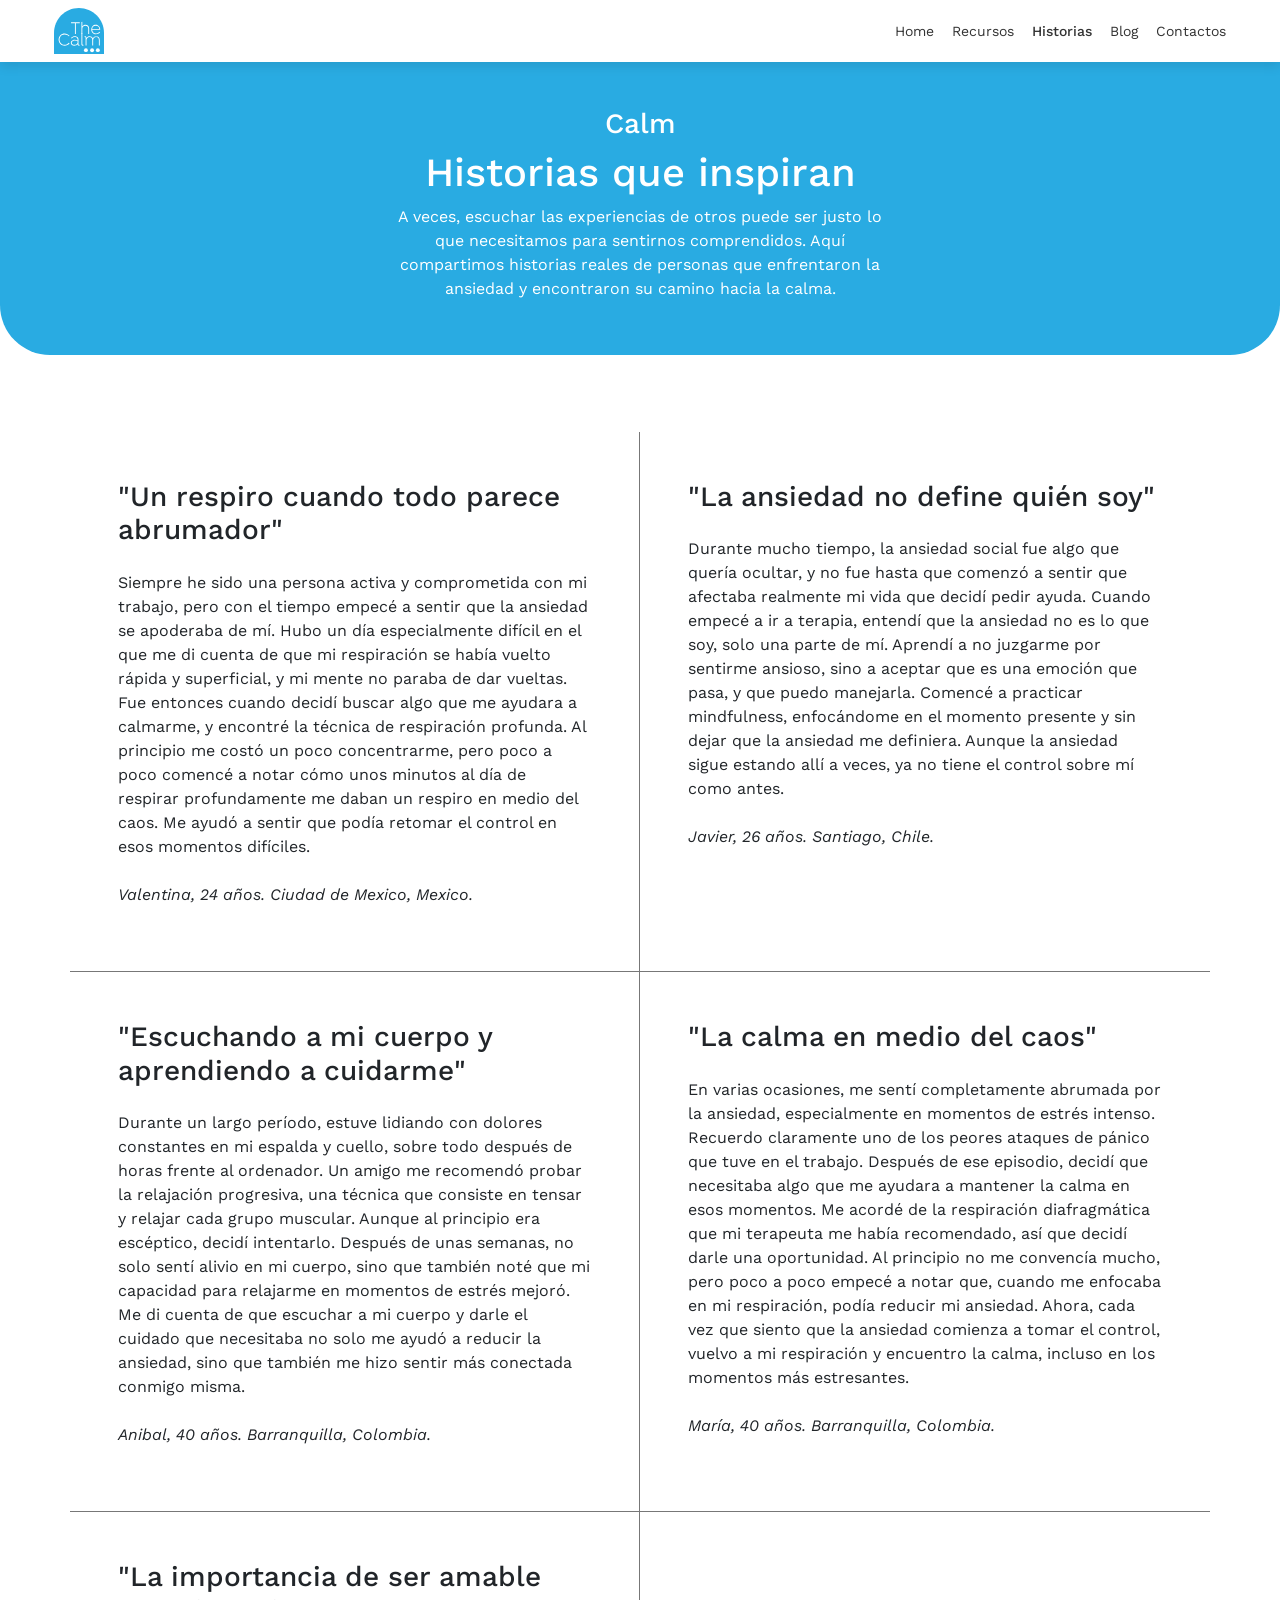
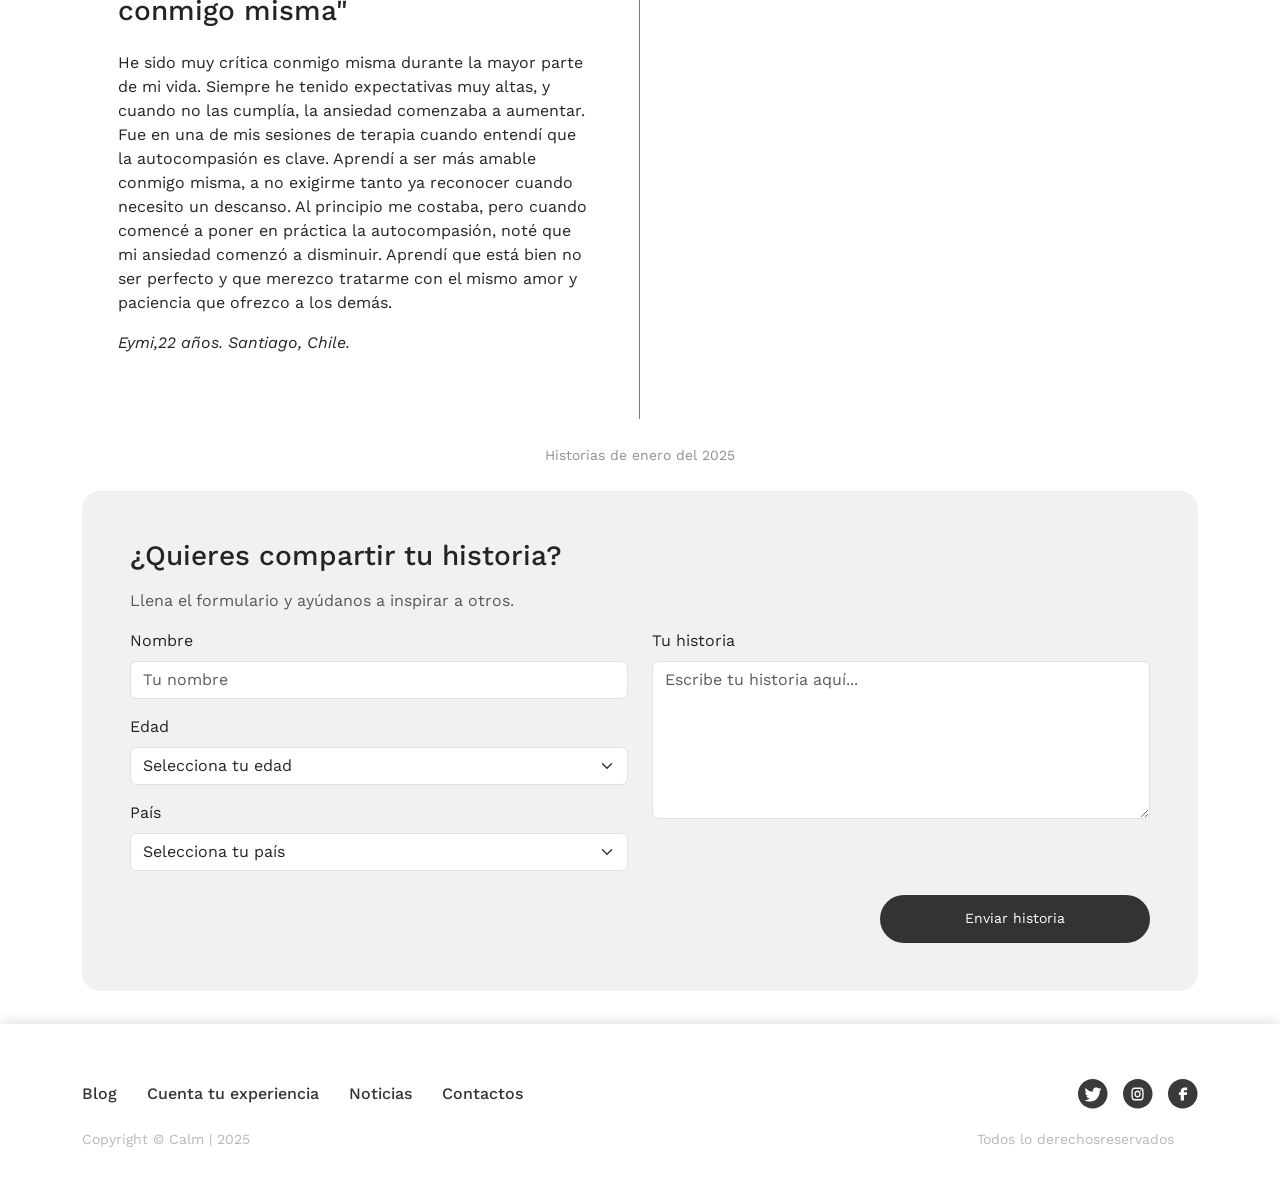
<file: pages/Historias.html>
<!DOCTYPE html>
<html lang="en">
<head>
    <meta charset="UTF-8">

    <meta name="viewport" content="width=device-width, initial-scale=1.0">
    <meta name="viewport" content="width=device-width, initial-scale=1.0">
    <meta name="description" content="Lee historias reales de personas que han enfrentado la ansiedad. Encuentra inspiración y apoyo.">
    <meta name="keywords" content="historias, testimonios, experiencias, ansiedad, salud mental, bienestar">
    <meta name="author" content="Eymi Ordoñez">

    <link href="https://cdn.jsdelivr.net/npm/bootstrap@5.3.3/dist/css/bootstrap.min.css" rel="stylesheet" integrity="sha384-QWTKZyjpPEjISv5WaRU9OFeRpok6YctnYmDr5pNlyT2bRjXh0JMhjY6hW+ALEwIH" crossorigin="anonymous">
    <link rel="stylesheet" href="../styles/style.css">    
    <link rel="icon" type="image/png" href="../assets/svg/thecalm.svg"> 
    <title>The Calm | Historias</title>
</head>
<body>
  <header>
    <nav class="navbar">
      <img src="../assets/svg/thecalm.svg" alt="Logo" class="logo" />
      <ul>
        <li><a  href="../index.html">Home</a></li>
        <li><a href="recursos.html">Recursos</a></li>
        <li><a class="active" href="historias.html">Historias</a></li>
        <li><a href="blog.html">Blog</a></li>
        <li><a href="contactos.html">Contactos</a></li>
      </ul>
    </nav>
  </header>

    <main>

      <section class="encabezado">

        <div class=" encabezado-text container-xl">

          <h3>Calm</h3>

          <h1>Historias que inspiran</h1>

          <p>A veces, escuchar las experiencias de otros puede ser justo lo que necesitamos para sentirnos comprendidos. Aquí compartimos historias reales de personas que enfrentaron la ansiedad y encontraron su camino hacia la calma.</p>    
        </div>
      </section> 


      <section class="historias-mobile container-xl">

        <div class="row row-cols">
          
          <div class="col p-5">

            <h3 class="title mb-4">"Un respiro cuando todo parece abrumador"</h3>
            <p class="paragraph mb-4">Siempre he sido una persona activa y comprometida con mi trabajo, pero con el tiempo empecé a sentir que la ansiedad se apoderaba de mí. Hubo un día especialmente difícil en el que me di cuenta de que mi respiración se había vuelto rápida y superficial, y mi mente no paraba de dar vueltas. Fue entonces cuando decidí buscar algo que me ayudara a calmarme, y encontré la técnica de respiración profunda. Al principio me costó un poco concentrarme, pero poco a poco comencé a notar cómo unos minutos al día de respirar profundamente me daban un respiro en medio del caos. Me ayudó a sentir que podía retomar el control en esos momentos difíciles.</p>

            <p class="datos"> <em>Valentina, 24 años. Ciudad de Mexico, Mexico.</em></p>

          </div>
          
          
        
          <div class="col p-5">

            <h3 class="title mb-4">"La ansiedad no define quién soy"</h3>
            <p class="paragraph mb-4">Durante mucho tiempo, la ansiedad social fue algo que quería ocultar, y no fue hasta que comenzó a sentir que afectaba realmente mi vida que decidí pedir ayuda. Cuando empecé a ir a terapia, entendí que la ansiedad no es lo que soy, solo una parte de mí. Aprendí a no juzgarme por sentirme ansioso, sino a aceptar que es una emoción que pasa, y que puedo manejarla. Comencé a practicar mindfulness, enfocándome en el momento presente y sin dejar que la ansiedad me definiera. Aunque la ansiedad sigue estando allí a veces, ya no tiene el control sobre mí como antes.</p>

            <p class="datos"> <em>Javier, 26 años. Santiago, Chile. </em></p>

          </div>
    

    
          <div class="col p-5">

            <h3 class="title mb-4">"Escuchando a mi cuerpo y aprendiendo a cuidarme"</h3>
            <p class="paragraph mb-4">Durante un largo período, estuve lidiando con dolores constantes en mi espalda y cuello, sobre todo después de horas frente al ordenador. Un amigo me recomendó probar la relajación progresiva, una técnica que consiste en tensar y relajar cada grupo muscular. Aunque al principio era escéptico, decidí intentarlo. Después de unas semanas, no solo sentí alivio en mi cuerpo, sino que también noté que mi capacidad para relajarme en momentos de estrés mejoró. Me di cuenta de que escuchar a mi cuerpo y darle el cuidado que necesitaba no solo me ayudó a reducir la ansiedad, sino que también me hizo sentir más conectada conmigo misma.</p>

            <p class="datos"> <em>Anibal, 40 años. Barranquilla, Colombia. </em></p>

          </div>

          <div class="col p-5">

            <h3 class="title mb-4">"La calma en medio del caos"</h3>
            <p class="paragraph mb-4">En varias ocasiones, me sentí completamente abrumada por la ansiedad, especialmente en momentos de estrés intenso. Recuerdo claramente uno de los peores ataques de pánico que tuve en el trabajo. Después de ese episodio, decidí que necesitaba algo que me ayudara a mantener la calma en esos momentos. Me acordé de la respiración diafragmática que mi terapeuta me había recomendado, así que decidí darle una oportunidad. Al principio no me convencía mucho, pero poco a poco empecé a notar que, cuando me enfocaba en mi respiración, podía reducir mi ansiedad. Ahora, cada vez que siento que la ansiedad comienza a tomar el control, vuelvo a mi respiración y encuentro la calma, incluso en los momentos más estresantes.</p>

            <p class="datos"> <em>María, 40 años. Barranquilla, Colombia. </em></p>

          </div>

          <div class="col p-5">

            <h3 class="title mb-4">"La importancia de ser amable conmigo misma"</h3>
            <p class="paragraphm b-4">He sido muy crítica conmigo misma durante la mayor parte de mi vida. Siempre he tenido expectativas muy altas, y cuando no las cumplía, la ansiedad comenzaba a aumentar. Fue en una de mis sesiones de terapia cuando entendí que la autocompasión es clave. Aprendí a ser más amable conmigo misma, a no exigirme tanto ya reconocer cuando necesito un descanso. Al principio me costaba, pero cuando comencé a poner en práctica la autocompasión, noté que mi ansiedad comenzó a disminuir. Aprendí que está bien no ser perfecto y que merezco tratarme con el mismo amor y paciencia que ofrezco a los demás.</p>

            <p class="datos"> <em>Eymi,22 años. Santiago, Chile. </em></p>
          </div>

        </div>

      </section>

      <section class="historias-desktop container-xl">

        <div class="row row-cols-2">
          
          <div class="col p-5">

            <h3 class="title mb-4">"Un respiro cuando todo parece abrumador"</h3>
            <p class="paragraph mb-4">Siempre he sido una persona activa y comprometida con mi trabajo, pero con el tiempo empecé a sentir que la ansiedad se apoderaba de mí. Hubo un día especialmente difícil en el que me di cuenta de que mi respiración se había vuelto rápida y superficial, y mi mente no paraba de dar vueltas. Fue entonces cuando decidí buscar algo que me ayudara a calmarme, y encontré la técnica de respiración profunda. Al principio me costó un poco concentrarme, pero poco a poco comencé a notar cómo unos minutos al día de respirar profundamente me daban un respiro en medio del caos. Me ayudó a sentir que podía retomar el control en esos momentos difíciles.</p>

            <p class="datos"> <em>Valentina, 24 años. Ciudad de Mexico, Mexico.</em></p>

          </div>
          
        
          <div class="col p-5">

            <h3 class="title mb-4">"La ansiedad no define quién soy"</h3>
            <p class="paragraph mb-4">Durante mucho tiempo, la ansiedad social fue algo que quería ocultar, y no fue hasta que comenzó a sentir que afectaba realmente mi vida que decidí pedir ayuda. Cuando empecé a ir a terapia, entendí que la ansiedad no es lo que soy, solo una parte de mí. Aprendí a no juzgarme por sentirme ansioso, sino a aceptar que es una emoción que pasa, y que puedo manejarla. Comencé a practicar mindfulness, enfocándome en el momento presente y sin dejar que la ansiedad me definiera. Aunque la ansiedad sigue estando allí a veces, ya no tiene el control sobre mí como antes.</p>

            <p class="datos"> <em>Javier, 26 años. Santiago, Chile. </em></p>

          </div>
    

    
          <div class="col p-5">

            <h3 class="title mb-4">"Escuchando a mi cuerpo y aprendiendo a cuidarme"</h3>
            <p class="paragraph mb-4">Durante un largo período, estuve lidiando con dolores constantes en mi espalda y cuello, sobre todo después de horas frente al ordenador. Un amigo me recomendó probar la relajación progresiva, una técnica que consiste en tensar y relajar cada grupo muscular. Aunque al principio era escéptico, decidí intentarlo. Después de unas semanas, no solo sentí alivio en mi cuerpo, sino que también noté que mi capacidad para relajarme en momentos de estrés mejoró. Me di cuenta de que escuchar a mi cuerpo y darle el cuidado que necesitaba no solo me ayudó a reducir la ansiedad, sino que también me hizo sentir más conectada conmigo misma.</p>

            <p class="datos"> <em>Anibal, 40 años. Barranquilla, Colombia. </em></p>

          </div>

          <div class="col p-5">

            <h3 class="title mb-4">"La calma en medio del caos"</h3>
            <p class="paragraph mb-4">En varias ocasiones, me sentí completamente abrumada por la ansiedad, especialmente en momentos de estrés intenso. Recuerdo claramente uno de los peores ataques de pánico que tuve en el trabajo. Después de ese episodio, decidí que necesitaba algo que me ayudara a mantener la calma en esos momentos. Me acordé de la respiración diafragmática que mi terapeuta me había recomendado, así que decidí darle una oportunidad. Al principio no me convencía mucho, pero poco a poco empecé a notar que, cuando me enfocaba en mi respiración, podía reducir mi ansiedad. Ahora, cada vez que siento que la ansiedad comienza a tomar el control, vuelvo a mi respiración y encuentro la calma, incluso en los momentos más estresantes.</p>

            <p class="datos"> <em>María, 40 años. Barranquilla, Colombia. </em></p>

          </div>

          <div class="col p-5">

            <h3 class="title mb-4">"La importancia de ser amable conmigo misma"</h3>
            <p class="paragraphm b-4">He sido muy crítica conmigo misma durante la mayor parte de mi vida. Siempre he tenido expectativas muy altas, y cuando no las cumplía, la ansiedad comenzaba a aumentar. Fue en una de mis sesiones de terapia cuando entendí que la autocompasión es clave. Aprendí a ser más amable conmigo misma, a no exigirme tanto ya reconocer cuando necesito un descanso. Al principio me costaba, pero cuando comencé a poner en práctica la autocompasión, noté que mi ansiedad comenzó a disminuir. Aprendí que está bien no ser perfecto y que merezco tratarme con el mismo amor y paciencia que ofrezco a los demás.</p>

            <p class="datos"> <em>Eymi,22 años. Santiago, Chile. </em></p>
          </div>

        </div>

      </section>

    <section class="fecha container-xl my-4">
        <p> <small>Historias de enero del 2025</small></p>
    </section>
      

    <div class="container d-flex justify-content-center align-items-center">
      <div class="form-container p-5">
          <h3 class="mb-3">¿Quieres compartir tu historia?</h3>
          <p class="text-muted">Llena el formulario y ayúdanos a inspirar a otros.</p>
  
          <form>
              <div class="row">
                  <div class="col-md-6">
                      <label for="nombre" class="form-label">Nombre</label>
                      <input type="text" class="form-control" id="nombre" placeholder="Tu nombre">
                      
                      <label for="edad" class="form-label mt-3">Edad</label>
                      <select class="form-select" id="edad">
                          <option selected>Selecciona tu edad</option>
                          <option value="18">18</option>
                          <option value="19">19</option>
                          <option value="20">20</option>
                          <option value="21">21</option>
                          <option value="22">22</option>
                          <option value="23">23</option>
                          <option value="24">24</option>
                          <option value="25">25</option>
                          <option value="26">26</option>
                      </select>
  
                      <label for="pais" class="form-label mt-3">País</label>
                      <select class="form-select" id="pais">
                          <option selected>Selecciona tu país</option>
                          <option value="Chile">Chile</option>
                          <option value="México">México</option>
                          <option value="Colombia">Colombia</option>
                          <option value="Perú">Perú</option>
                          <option value="Argentina">Argentina</option>
                          <option value="España">España</option>
                      </select>
                  </div>
  
                  <div class="col-md-6">
                      <label for="historia" class="form-label">Tu historia</label>
                      <textarea class="form-control" id="historia" rows="6" placeholder="Escribe tu historia aquí..."></textarea>
                  </div>
              </div>
  
              <div class="text-end mt-4">
                  <button type="submit" class="btn btn-dark">Enviar historia</button>
              </div>
          </form>
      </div>
  </div>





  </main>

  <footer>

      <div class="container-xl">
          <div class="row">
            <div class="footer-links col-sm-8">

              <a href="blog.html">Blog</a>

              <a href="historias.html">Cuenta tu experiencia</a>

              <a href="blog.html">Noticias</a>

              <a href="contactos.html">Contactos</a>

            </div>
            <div class="iconos-redes col-sm-4 ">
              <svg xmlns="http://www.w3.org/2000/svg" width="32" height="32" viewBox="0 0 32 32" fill="none">
                  <path fill-rule="evenodd" clip-rule="evenodd" d="M31.5236 15.7617C31.5236 24.4668 24.4668 31.5237 15.7618 31.5237C7.05676 31.5237 0 24.4668 0 15.7617C0 7.05688 7.05676 0 15.7618 0C24.4668 0 31.5236 7.05688 31.5236 15.7617ZM23.1677 13.2234C23.1677 13.061 23.1648 12.8965 23.157 12.7339C23.8806 12.1992 24.5049 11.5356 25 10.7747C24.326 11.0808 23.6111 11.2815 22.8792 11.3706C23.6501 10.8972 24.2272 10.1528 24.5031 9.27588C23.7778 9.71631 22.9849 10.0271 22.1582 10.1948C21.8125 9.81689 21.3949 9.51587 20.9312 9.3103C20.4673 9.10474 19.9673 8.99927 19.4622 9C18.9773 8.99976 18.4972 9.09766 18.0493 9.28784C17.6014 9.47803 17.1945 9.75684 16.8514 10.1084C16.5087 10.4597 16.2367 10.8772 16.0511 11.3364C15.8656 11.7957 15.7701 12.2881 15.7701 12.7852C15.7697 13.0757 15.8015 13.3655 15.865 13.6489C14.3965 13.5735 12.96 13.1821 11.6486 12.5005C10.3372 11.8186 9.1803 10.8613 8.25317 9.69116C7.77966 10.5249 7.63428 11.5122 7.84656 12.4521C8.05896 13.3921 8.61304 14.2134 9.39575 14.7483C8.8092 14.729 8.23572 14.5664 7.7229 14.2739V14.321C7.72302 15.1956 8.01807 16.0432 8.55798 16.7202C9.09778 17.3972 9.84924 17.8621 10.6851 18.0359C10.1407 18.1851 9.57092 18.2073 9.01721 18.1011C9.25317 18.8535 9.71252 19.5112 10.3311 19.9827C10.9493 20.4541 11.696 20.7156 12.4666 20.7305C11.7004 21.3472 10.8232 21.803 9.88538 22.0718C8.94739 22.3408 7.96692 22.4175 7 22.2976C8.63464 23.373 10.5746 24 12.6613 24C19.4532 24 23.1677 18.2295 23.1677 13.2234Z" fill="#3A3A3A"/>
              </svg>
              <svg xmlns="http://www.w3.org/2000/svg" width="32" height="32" viewBox="0 0 32 32" fill="none">
                  <path fill-rule="evenodd" clip-rule="evenodd" d="M31.5236 15.7617C31.5236 24.4668 24.4668 31.5237 15.7618 31.5237C7.05676 31.5237 0 24.4668 0 15.7617C0 7.05688 7.05676 0 15.7618 0C24.4668 0 31.5236 7.05688 31.5236 15.7617ZM19.9178 9.35815C19.4963 9.18188 19.0403 9.07764 18.3806 9.04492C17.5637 9.00464 17.275 9 15.5 9C13.7245 9 13.4363 9.00464 12.6194 9.04492C11.9597 9.07764 11.504 9.18188 11.0815 9.35815C10.6823 9.51904 10.3207 9.77295 10.0227 10.1013C9.71753 10.4224 9.48193 10.812 9.33252 11.2424C9.16895 11.6963 9.07202 12.1873 9.04175 12.8979C9.00427 13.7773 9 14.0884 9 16C9 17.9121 9.00427 18.2224 9.04175 19.1021C9.07202 19.8127 9.16895 20.3032 9.33252 20.7576C9.48193 21.188 9.71753 21.5776 10.0227 21.8987C10.3207 22.2271 10.6823 22.481 11.0815 22.6418C11.5037 22.8181 11.9597 22.9224 12.6194 22.9551C13.4368 22.9954 13.725 23 15.5 23C17.275 23 17.5626 22.9954 18.3806 22.9551C19.0403 22.9224 19.4958 22.8181 19.9178 22.6418C20.3174 22.481 20.6792 22.2273 20.9773 21.8987C21.2823 21.5776 21.5179 21.1882 21.6674 20.7583C21.8311 20.304 21.928 19.8127 21.9583 19.1021C21.9957 18.2212 22 17.9109 22 16C22 14.0889 21.9957 13.7786 21.9583 12.8979C21.928 12.1873 21.8311 11.6968 21.6674 11.2424C21.5179 10.812 21.2825 10.4224 20.9773 10.1013C20.6792 9.77271 20.3174 9.51904 19.9178 9.35815ZM12.6849 10.5989C13.4763 10.5598 13.745 10.5557 15.5 10.5557C17.255 10.5557 17.5231 10.5598 18.3145 10.5989C18.8167 10.6235 19.1183 10.6929 19.3947 10.8083C19.6074 10.8909 19.7997 11.0251 19.9563 11.2009C20.1195 11.3696 20.2443 11.5767 20.3209 11.8059C20.4287 12.1033 20.4926 12.4277 20.5153 12.9685C20.5515 13.8213 20.5554 14.1106 20.5554 16C20.5554 17.8894 20.5515 18.1787 20.5153 19.0315C20.4926 19.5723 20.4281 19.8972 20.3209 20.1948C20.2292 20.4485 20.1318 20.6101 19.9563 20.7991C19.7808 20.9875 19.6307 21.0925 19.3951 21.1917C19.2584 21.249 19.1157 21.2949 18.9458 21.3296C18.7717 21.365 18.5691 21.3887 18.3151 21.4011C17.5231 21.4402 17.255 21.4443 15.5 21.4443C13.7456 21.4443 13.4769 21.4402 12.6849 21.4011C12.1829 21.3767 11.8811 21.3071 11.6049 21.1917C11.3693 21.093 11.2192 20.988 11.0437 20.7991C10.8688 20.6101 10.7712 20.4485 10.6792 20.1941C10.5714 19.8967 10.5074 19.5723 10.4847 19.0315C10.4484 18.1794 10.4446 17.8899 10.4446 16C10.4446 14.1101 10.4484 13.8206 10.4847 12.9685C10.5074 12.4277 10.5719 12.1028 10.6792 11.8052C10.7708 11.5515 10.8682 11.3899 11.0437 11.2009C11.2192 11.0125 11.3693 10.9075 11.6049 10.8083C11.8817 10.6921 12.1829 10.6235 12.6849 10.5989ZM13.1169 18.5664C13.7489 19.2471 14.6061 19.6294 15.5 19.6294C16.3938 19.6294 17.2511 19.2471 17.8831 18.5664C18.5151 17.8857 18.8702 16.9626 18.8702 16C18.8702 15.0374 18.5151 14.1143 17.8831 13.4336C17.2511 12.7529 16.3938 12.3704 15.5 12.3704C14.6061 12.3704 13.7489 12.7529 13.1169 13.4336C12.4849 14.1143 12.1298 15.0374 12.1298 16C12.1298 16.9626 12.4849 17.8857 13.1169 18.5664ZM16.8621 17.4668C16.5007 17.8557 16.0109 18.0745 15.5 18.0745C14.9891 18.0745 14.4993 17.8557 14.1379 17.4668C13.7767 17.0776 13.5739 16.5503 13.5739 16C13.5739 15.45 13.7767 14.9224 14.1379 14.5332C14.4993 14.1443 14.9891 13.9258 15.5 13.9258C16.0109 13.9258 16.5007 14.1443 16.8621 14.5332C17.2233 14.9224 17.4261 15.45 17.4261 16C17.4261 16.5503 17.2233 17.0776 16.8621 17.4668ZM18.3595 12.9202C18.495 13.0662 18.6787 13.1482 18.8702 13.1482C19.0618 13.1482 19.2455 13.0662 19.381 12.9202C19.5165 12.7744 19.5925 12.5764 19.5925 12.3701C19.5925 12.1638 19.5165 11.9661 19.381 11.8201C19.2455 11.6743 19.0618 11.5923 18.8702 11.5923C18.7667 11.5923 18.6654 11.6162 18.5729 11.6614C18.4941 11.6997 18.4218 11.7532 18.3595 11.8201C18.224 11.9661 18.1479 12.1638 18.1479 12.3701C18.1479 12.5764 18.224 12.7744 18.3595 12.9202Z" fill="#3A3A3A"/>
              </svg>
              <svg xmlns="http://www.w3.org/2000/svg" width="32" height="32" viewBox="0 0 32 32" fill="none">
                  <path fill-rule="evenodd" clip-rule="evenodd" d="M15.7618 31.5237C24.4668 31.5237 31.5237 24.4668 31.5237 15.7617C31.5237 7.05688 24.4668 0 15.7618 0C7.05676 0 0 7.05688 0 15.7617C0 24.4668 7.05676 31.5237 15.7618 31.5237ZM16.9929 23H13.5725V17.0979H11.5237L11.8623 14.1653H13.5725V12.6843C13.5725 11.707 14.0229 10.77 14.8247 10.0791C15.6266 9.38818 16.714 9 17.8479 9H20.4132V11.9473H17.8479C17.6212 11.9473 17.4037 12.0249 17.2433 12.1631C17.083 12.3013 16.9929 12.4888 16.9929 12.6843V14.1653H20.4132L20.0746 17.0979H16.9929V23Z" fill="#3A3A3A"/>
              </svg>
            </div>
          </div>

          <div class="creditos row">

              <div class="col-sm">  
                  <p>Copyright © Calm | 2025</p>
              </div>
              <div class="derechos col-sm">
                  <p>Todos lo derechosreservados</p>
              </div>
          </div>

      </div>

  </footer>

  <script src="https://cdn.jsdelivr.net/npm/bootstrap@5.3.3/dist/js/bootstrap.bundle.min.js" integrity="sha384-YvpcrYf0tY3lHB60NNkmXc5s9fDVZLESaAA55NDzOxhy9GkcIdslK1eN7N6jIeHz" crossorigin="anonymous"></script>

</body>
</html>
</file>
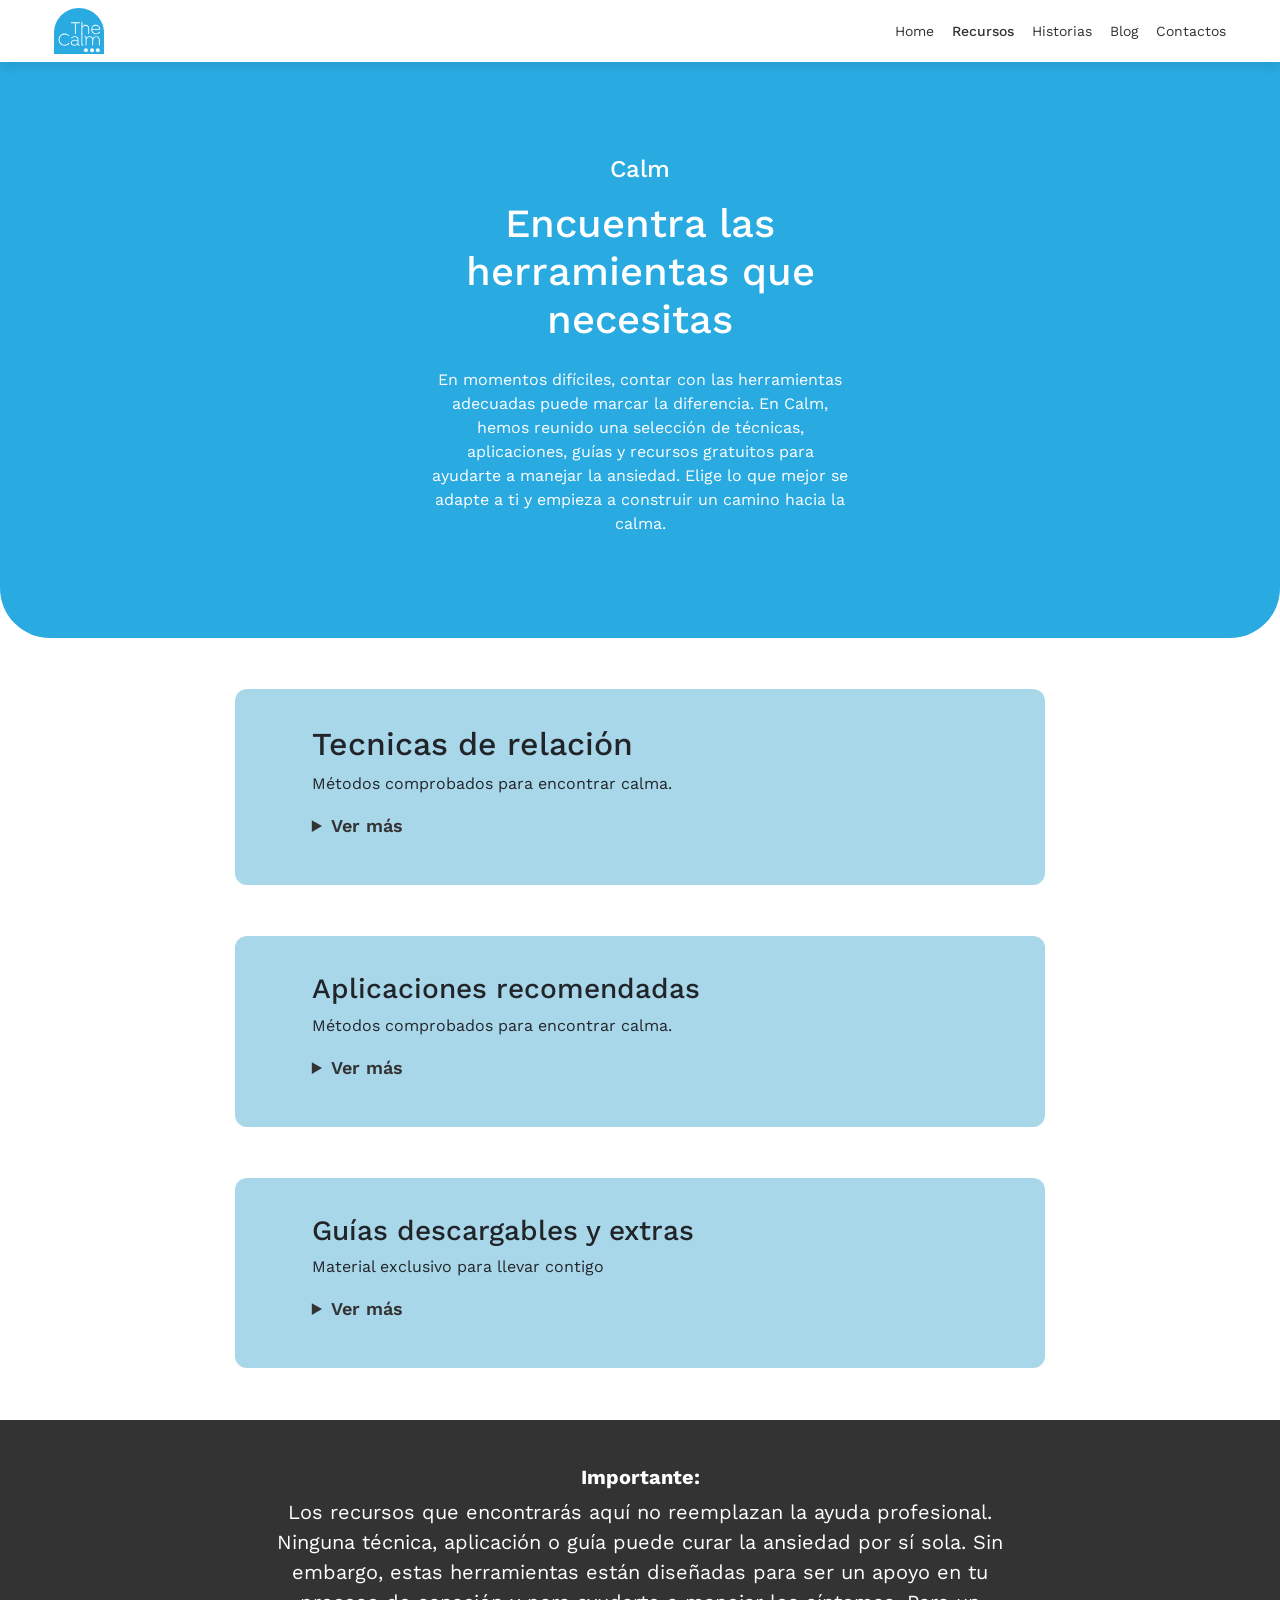
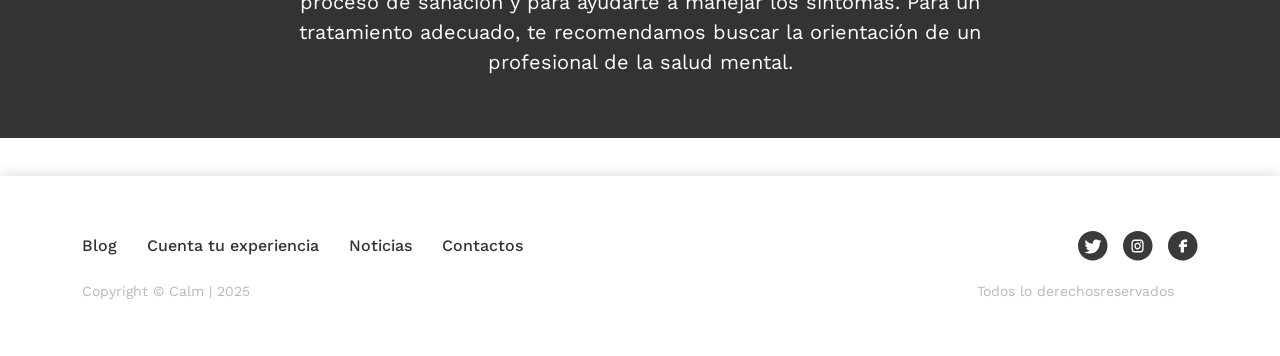
<file: pages/Recursos.html>
<!DOCTYPE html>
<html lang="en">
<head>
    <meta charset="UTF-8">
    <meta name="viewport" content="width=device-width, initial-scale=1.0">
    <meta name="description" content="Explora técnicas de relajación, herramientas útiles y redes de apoyo en salud mental.">
    <meta name="keywords" content="recursos, salud mental, ayuda, líneas de apoyo, herramientas ansiedad">
    <meta name="author" content="Eymi Ordoñez">
    <link href="https://cdn.jsdelivr.net/npm/bootstrap@5.3.3/dist/css/bootstrap.min.css" rel="stylesheet" integrity="sha384-QWTKZyjpPEjISv5WaRU9OFeRpok6YctnYmDr5pNlyT2bRjXh0JMhjY6hW+ALEwIH" crossorigin="anonymous">
    <link rel="stylesheet" href="../styles/style.css">
    <link rel="icon" type="image/png" href="../assets/svg/thecalm.svg">     
    <title>The Calm | Recursos</title>
</head>
<body>

  <header>
    <nav class="navbar">
      <img src="../assets/svg/thecalm.svg" alt="Logo" class="logo" />
      <ul>
        <li><a  href="../index.html">Home</a></li>
        <li><a class="active"href="recursos.html">Recursos</a></li>
        <li><a  href="historias.html">Historias</a></li>
        <li><a href="blog.html">Blog</a></li>
        <li><a href="contactos.html">Contactos</a></li>
      </ul>
    </nav>
  </header>
    <main>

        <section class="encabezado">

          <div class="encabezado-text container-xl p-5">
            <h4 class="mb-3">Calm</h4>
            <h1 class="mb-4">Encuentra las  herramientas que necesitas</h1>

            <p>En momentos difíciles, contar con las herramientas adecuadas puede marcar la diferencia. En Calm, hemos reunido una selección de técnicas, aplicaciones, guías y recursos gratuitos para ayudarte a manejar la ansiedad. Elige lo que mejor se adapte a ti y empieza a construir un camino hacia la calma.</p>
          </div>
        </section>

        <section class="recursos-expandible">
          <h2>Tecnicas de relación</h2>
          <p>Métodos comprobados para encontrar calma.</p>
          <details>
            <summary>Ver más</summary>
            <div class="contenido-extra">
              <ol>
                <li><strong>Respiración profunda:</strong>
                  <ul>
                    <li>Técnica 4-7-8: Inhala por 4 segundos, sostén por 7 y exhala durante 8.</li>
                    <li>Ejercicio guiado: "Escucha nuestro audio para practicar en cualquier momento."</li>
                  </ul>
                </li>
                <li><strong>Técnica de visualización:</strong>
                  <ul>
                    <li>Imagina un lugar seguro como una playa o un bosque.</li>
                    <li>Tip: "Usa música relajante para potenciar esta técnica."</li>
                  </ul>
                </li>
                <li><strong>Grounding (enraizamiento):</strong>
                  <ul>
                    <li>Método 5-4-3-2-1: ver, tocar, escuchar, oler, saborear.</li>
                    <li>Ideal para momentos de ansiedad elevada.</li>
                  </ul>
                </li>
              </ol>
            </div>
          </details>
        </section>

        <section class="recursos-expandible">

          <h3>Aplicaciones recomendadas</h3>
              <p>Métodos comprobados para encontrar calma.</p>
          <details>
            <summary>Ver más</summary>
            <div class="contenido-extra">
              <ol>
                <li><strong>Calm App:</strong>
                  <ul>
                    <li>Funciones: Meditación guiada, música relajante, narraciones para dormir.</li>
                    <li>Disponible en: iOS y Android.</li>
                    <li>Enlace: <a href="https://www.calm.com/" target="_blank">Descargar Calm</a></li>
                  </ul>
                </li>
                <li><strong>Insight Timer:</strong>
                  <ul>
                    <li>Funciones: Miles de meditaciones gratuitas, desde principiantes hasta avanzados.</li>
                    <li>Enlace: <a href="https://insighttimer.com/" target="_blank">Descargar Insight Timer</a></li>
                  </ul>
                </li>
                <li><strong>BetterSleep:</strong>
                  <ul>
                    <li>Funciones: Mejora la calidad del sueño con sonidos relajantes y meditaciones nocturnas.</li>
                    <li>Enlace: <a href="https://www.bettersleep.com/" target="_blank">Descargar BetterSleep</a></li>
                  </ul>
                </li>
              </ol>
              <p><strong>Nota:</strong> Todas las aplicaciones tienen opciones gratuitas.</p>
            </div>
          </details>
        </section>

        <section class="recursos-expandible">

          <h3>Guías descargables y extras</h3>
              <p>Material exclusivo para llevar contigo</p>
          <details>
            <summary>Ver más</summary>
            <div class="contenido-extra">

              <ol>
                <li><strong>Guía gratuita: "10 pasos para manejar la ansiedad en el día a día."</strong>
                  <ul>
                    <li>Contenido: Estrategias prácticas como crear una rutina, técnicas de relajación y manejo del tiempo.</li>
                    <li>Formato: PDF.</li>
                  </ul>
                </li>
        
                <li><strong>Libros:</strong>
                  <ul>
                    <li><em>El poder del ahora</em> de Eckhart Tolle: Aprende a vivir en el presente.</li>
                    <li><em>Ansiedad: Cómo enfrentar el monstruo</em> de Pilar Sordo: Herramientas para entender y manejar la ansiedad.</li>
                  </ul>
                </li>
        
                <li><strong>Series que te ayudan:</strong>
                  <ul>
                    <li><a href="https://www.netflix.com/title/81267156" target="_blank">"The Mind, Explained"</a> (Netflix): Episodios breves que explican cómo funciona el cerebro, incluyendo uno sobre la ansiedad. Educativo, visualmente atractivo y fácil de entender.</li>
                    <li><a href="https://www.netflix.com/title/81280925" target="_blank">"Headspace: Guía para la meditación"</a> (Netflix): Serie animada que muestra cómo la meditación puede ayudarte a manejar el estrés, la ansiedad y mejorar tu bienestar general.</li>
                  </ul>
                </li>
              </ol>
            </div>
          </details>
        </section>


        <section class="warning-section">
          <div class="warning-text">
            <h5 style="color: white;"><strong>Importante:</strong></h5>
            <p>
              Los recursos que encontrarás aquí no reemplazan la ayuda profesional. Ninguna técnica, aplicación o guía puede curar la ansiedad por sí sola. Sin embargo, estas herramientas están diseñadas para ser un apoyo en tu proceso de sanación y para ayudarte a manejar los síntomas. Para un tratamiento adecuado, te recomendamos buscar la orientación de un profesional de la salud mental.
            </p>
          </div>
        </section>
     
    </main>

    

    <footer>

        <div class="container-xl">
            <div class="row">
              <div class="footer-links col-sm-8">

                <a href="blog.html">Blog</a>

                <a href="historias.html">Cuenta tu experiencia</a>

                <a href="blog.html">Noticias</a>

                <a href="contactos.html">Contactos</a>

              </div>
              <div class="iconos-redes col-sm-4 ">
                <svg xmlns="http://www.w3.org/2000/svg" width="32" height="32" viewBox="0 0 32 32" fill="none">
                    <path fill-rule="evenodd" clip-rule="evenodd" d="M31.5236 15.7617C31.5236 24.4668 24.4668 31.5237 15.7618 31.5237C7.05676 31.5237 0 24.4668 0 15.7617C0 7.05688 7.05676 0 15.7618 0C24.4668 0 31.5236 7.05688 31.5236 15.7617ZM23.1677 13.2234C23.1677 13.061 23.1648 12.8965 23.157 12.7339C23.8806 12.1992 24.5049 11.5356 25 10.7747C24.326 11.0808 23.6111 11.2815 22.8792 11.3706C23.6501 10.8972 24.2272 10.1528 24.5031 9.27588C23.7778 9.71631 22.9849 10.0271 22.1582 10.1948C21.8125 9.81689 21.3949 9.51587 20.9312 9.3103C20.4673 9.10474 19.9673 8.99927 19.4622 9C18.9773 8.99976 18.4972 9.09766 18.0493 9.28784C17.6014 9.47803 17.1945 9.75684 16.8514 10.1084C16.5087 10.4597 16.2367 10.8772 16.0511 11.3364C15.8656 11.7957 15.7701 12.2881 15.7701 12.7852C15.7697 13.0757 15.8015 13.3655 15.865 13.6489C14.3965 13.5735 12.96 13.1821 11.6486 12.5005C10.3372 11.8186 9.1803 10.8613 8.25317 9.69116C7.77966 10.5249 7.63428 11.5122 7.84656 12.4521C8.05896 13.3921 8.61304 14.2134 9.39575 14.7483C8.8092 14.729 8.23572 14.5664 7.7229 14.2739V14.321C7.72302 15.1956 8.01807 16.0432 8.55798 16.7202C9.09778 17.3972 9.84924 17.8621 10.6851 18.0359C10.1407 18.1851 9.57092 18.2073 9.01721 18.1011C9.25317 18.8535 9.71252 19.5112 10.3311 19.9827C10.9493 20.4541 11.696 20.7156 12.4666 20.7305C11.7004 21.3472 10.8232 21.803 9.88538 22.0718C8.94739 22.3408 7.96692 22.4175 7 22.2976C8.63464 23.373 10.5746 24 12.6613 24C19.4532 24 23.1677 18.2295 23.1677 13.2234Z" fill="#3A3A3A"/>
                </svg>
                <svg xmlns="http://www.w3.org/2000/svg" width="32" height="32" viewBox="0 0 32 32" fill="none">
                    <path fill-rule="evenodd" clip-rule="evenodd" d="M31.5236 15.7617C31.5236 24.4668 24.4668 31.5237 15.7618 31.5237C7.05676 31.5237 0 24.4668 0 15.7617C0 7.05688 7.05676 0 15.7618 0C24.4668 0 31.5236 7.05688 31.5236 15.7617ZM19.9178 9.35815C19.4963 9.18188 19.0403 9.07764 18.3806 9.04492C17.5637 9.00464 17.275 9 15.5 9C13.7245 9 13.4363 9.00464 12.6194 9.04492C11.9597 9.07764 11.504 9.18188 11.0815 9.35815C10.6823 9.51904 10.3207 9.77295 10.0227 10.1013C9.71753 10.4224 9.48193 10.812 9.33252 11.2424C9.16895 11.6963 9.07202 12.1873 9.04175 12.8979C9.00427 13.7773 9 14.0884 9 16C9 17.9121 9.00427 18.2224 9.04175 19.1021C9.07202 19.8127 9.16895 20.3032 9.33252 20.7576C9.48193 21.188 9.71753 21.5776 10.0227 21.8987C10.3207 22.2271 10.6823 22.481 11.0815 22.6418C11.5037 22.8181 11.9597 22.9224 12.6194 22.9551C13.4368 22.9954 13.725 23 15.5 23C17.275 23 17.5626 22.9954 18.3806 22.9551C19.0403 22.9224 19.4958 22.8181 19.9178 22.6418C20.3174 22.481 20.6792 22.2273 20.9773 21.8987C21.2823 21.5776 21.5179 21.1882 21.6674 20.7583C21.8311 20.304 21.928 19.8127 21.9583 19.1021C21.9957 18.2212 22 17.9109 22 16C22 14.0889 21.9957 13.7786 21.9583 12.8979C21.928 12.1873 21.8311 11.6968 21.6674 11.2424C21.5179 10.812 21.2825 10.4224 20.9773 10.1013C20.6792 9.77271 20.3174 9.51904 19.9178 9.35815ZM12.6849 10.5989C13.4763 10.5598 13.745 10.5557 15.5 10.5557C17.255 10.5557 17.5231 10.5598 18.3145 10.5989C18.8167 10.6235 19.1183 10.6929 19.3947 10.8083C19.6074 10.8909 19.7997 11.0251 19.9563 11.2009C20.1195 11.3696 20.2443 11.5767 20.3209 11.8059C20.4287 12.1033 20.4926 12.4277 20.5153 12.9685C20.5515 13.8213 20.5554 14.1106 20.5554 16C20.5554 17.8894 20.5515 18.1787 20.5153 19.0315C20.4926 19.5723 20.4281 19.8972 20.3209 20.1948C20.2292 20.4485 20.1318 20.6101 19.9563 20.7991C19.7808 20.9875 19.6307 21.0925 19.3951 21.1917C19.2584 21.249 19.1157 21.2949 18.9458 21.3296C18.7717 21.365 18.5691 21.3887 18.3151 21.4011C17.5231 21.4402 17.255 21.4443 15.5 21.4443C13.7456 21.4443 13.4769 21.4402 12.6849 21.4011C12.1829 21.3767 11.8811 21.3071 11.6049 21.1917C11.3693 21.093 11.2192 20.988 11.0437 20.7991C10.8688 20.6101 10.7712 20.4485 10.6792 20.1941C10.5714 19.8967 10.5074 19.5723 10.4847 19.0315C10.4484 18.1794 10.4446 17.8899 10.4446 16C10.4446 14.1101 10.4484 13.8206 10.4847 12.9685C10.5074 12.4277 10.5719 12.1028 10.6792 11.8052C10.7708 11.5515 10.8682 11.3899 11.0437 11.2009C11.2192 11.0125 11.3693 10.9075 11.6049 10.8083C11.8817 10.6921 12.1829 10.6235 12.6849 10.5989ZM13.1169 18.5664C13.7489 19.2471 14.6061 19.6294 15.5 19.6294C16.3938 19.6294 17.2511 19.2471 17.8831 18.5664C18.5151 17.8857 18.8702 16.9626 18.8702 16C18.8702 15.0374 18.5151 14.1143 17.8831 13.4336C17.2511 12.7529 16.3938 12.3704 15.5 12.3704C14.6061 12.3704 13.7489 12.7529 13.1169 13.4336C12.4849 14.1143 12.1298 15.0374 12.1298 16C12.1298 16.9626 12.4849 17.8857 13.1169 18.5664ZM16.8621 17.4668C16.5007 17.8557 16.0109 18.0745 15.5 18.0745C14.9891 18.0745 14.4993 17.8557 14.1379 17.4668C13.7767 17.0776 13.5739 16.5503 13.5739 16C13.5739 15.45 13.7767 14.9224 14.1379 14.5332C14.4993 14.1443 14.9891 13.9258 15.5 13.9258C16.0109 13.9258 16.5007 14.1443 16.8621 14.5332C17.2233 14.9224 17.4261 15.45 17.4261 16C17.4261 16.5503 17.2233 17.0776 16.8621 17.4668ZM18.3595 12.9202C18.495 13.0662 18.6787 13.1482 18.8702 13.1482C19.0618 13.1482 19.2455 13.0662 19.381 12.9202C19.5165 12.7744 19.5925 12.5764 19.5925 12.3701C19.5925 12.1638 19.5165 11.9661 19.381 11.8201C19.2455 11.6743 19.0618 11.5923 18.8702 11.5923C18.7667 11.5923 18.6654 11.6162 18.5729 11.6614C18.4941 11.6997 18.4218 11.7532 18.3595 11.8201C18.224 11.9661 18.1479 12.1638 18.1479 12.3701C18.1479 12.5764 18.224 12.7744 18.3595 12.9202Z" fill="#3A3A3A"/>
                </svg>
                <svg xmlns="http://www.w3.org/2000/svg" width="32" height="32" viewBox="0 0 32 32" fill="none">
                    <path fill-rule="evenodd" clip-rule="evenodd" d="M15.7618 31.5237C24.4668 31.5237 31.5237 24.4668 31.5237 15.7617C31.5237 7.05688 24.4668 0 15.7618 0C7.05676 0 0 7.05688 0 15.7617C0 24.4668 7.05676 31.5237 15.7618 31.5237ZM16.9929 23H13.5725V17.0979H11.5237L11.8623 14.1653H13.5725V12.6843C13.5725 11.707 14.0229 10.77 14.8247 10.0791C15.6266 9.38818 16.714 9 17.8479 9H20.4132V11.9473H17.8479C17.6212 11.9473 17.4037 12.0249 17.2433 12.1631C17.083 12.3013 16.9929 12.4888 16.9929 12.6843V14.1653H20.4132L20.0746 17.0979H16.9929V23Z" fill="#3A3A3A"/>
                </svg>
              </div>
            </div>

            <div class="creditos row">

                <div class="col-sm">  
                    <p>Copyright © Calm | 2025</p>
                </div>
                <div class="derechos col-sm">
                    <p>Todos lo derechosreservados</p>
                </div>
            </div>

        </div>


    </footer>


    <script src="https://cdn.jsdelivr.net/npm/bootstrap@5.3.3/dist/js/bootstrap.bundle.min.js" integrity="sha384-YvpcrYf0tY3lHB60NNkmXc5s9fDVZLESaAA55NDzOxhy9GkcIdslK1eN7N6jIeHz" crossorigin="anonymous"></script>

</body>
</html>
</file>
<file: styles/style.css>
@import url("https://fonts.googleapis.com/css2?family=Work+Sans:ital,wght@0,100..900;1,100..900&display=swap");
* {
  margin: 0;
  padding: 0;
}

body {
  font-family: "Work Sans", sans-serif;
  font-optical-sizing: auto;
  font-style: normal;
}

small {
  opacity: 0.5;
}

.active {
  font-weight: 500;
}

.navbar {
  background-color: #FFFFFF;
  box-shadow: 0px 4px 11px 0px rgba(0, 0, 0, 0.1);
  padding-left: 4vh;
  padding-right: 4vh;
  align-items: center;
  justify-content: center;
  align-content: center;
}
.navbar img {
  width: 40px;
}
.navbar ul {
  display: flex;
  flex-direction: row;
  text-decoration: none;
  gap: 13px;
  justify-content: space-around;
  margin-bottom: 0;
}
.navbar ul li {
  font-size: 10px;
  text-decoration: none;
  list-style: none;
}
.navbar ul li a {
  color: #333333;
  text-decoration: none;
}
.navbar ul li a:hover {
  color: #29ABE2;
  font-weight: 600;
}

@media (min-width: 600px) {
  .navbar {
    background-color: #FFFFFF;
    box-shadow: 0px 4px 11px 0px rgba(0, 0, 0, 0.1);
    padding-left: 6vh;
    padding-right: 6vh;
    display: flex;
    justify-content: space-between;
  }
  .navbar img {
    width: 50px;
  }
  .navbar ul {
    display: flex;
    flex-direction: row;
    text-decoration: none;
    gap: 18px;
    justify-content: space-around;
    margin-bottom: 0;
  }
  .navbar ul li {
    font-size: 14px;
    text-decoration: none;
    list-style: none;
  }
  .navbar ul li a {
    color: #333333;
    text-decoration: none;
  }
  .navbar ul li a:hover {
    color: #29ABE2;
    font-weight: 600;
  }
}
footer {
  padding: 5vh 5%;
  display: flex;
  flex-direction: column;
  align-items: center;
  width: 100%;
  box-shadow: 0px -4px 10px rgba(0, 0, 0, 0.097);
}

.footer-links {
  display: flex;
  flex-direction: column;
  text-align: left;
  gap: 10px;
  margin-bottom: 2%;
}

.footer-links a {
  text-decoration: none;
  color: #333333;
  font-weight: 500;
}

.footer-links a:hover {
  color: #29ABE2;
}

.iconos-redes {
  display: flex;
  gap: 15px;
  justify-content: left;
  margin: 10px 0;
}

.iconos-redes svg {
  width: 30px;
  height: 30px;
  fill: #333333;
}

.creditos {
  display: flex;
  text-align: left;
  width: 100%;
  margin-top: 10px;
  font-size: 14px;
  color: #B8B8B8;
}

@media (min-width: 1024px) {
  footer {
    padding: 5vh 5%;
    display: flex;
    justify-content: space-between;
    align-items: center;
    flex-wrap: wrap;
    width: 100%;
    height: 20vh;
    flex-wrap: wrap;
    box-shadow: 0px -4px 10px rgba(0, 0, 0, 0.097);
  }
  .footer-links {
    display: flex;
    flex-direction: row;
    gap: 30px;
    margin-bottom: 0;
    justify-content: center;
    align-items: center;
    width: auto;
  }
  .footer-links a {
    text-decoration: none;
    width: auto;
    justify-content: center;
    align-items: center;
    color: #333333;
    font-weight: 500;
  }
  footer .row {
    display: flex;
    justify-content: space-between;
  }
  .footer-links a:hover {
    color: #29ABE2;
  }
  .iconos-redes {
    display: flex;
    gap: 15px;
  }
  .iconos-redes svg {
    width: 30px;
    height: 30px;
    fill: #3A3A3A;
  }
  .footer-text {
    text-align: center;
    width: 100%;
    margin-top: 10px;
    font-size: 14px;
    color: #777;
  }
  .iconos-redes {
    justify-content: right;
  }
  .derechos p {
    justify-content: right;
    text-align: right;
  }
  .creditos {
    color: #B8B8B8;
  }
}
.cards {
  margin-top: 3%;
  margin-bottom: 3%;
  display: flex;
  flex-direction: column;
  align-items: center;
  text-align: center;
}

.card {
  border: none;
  width: 30vh;
  height: auto;
  justify-content: space-between;
  align-items: center;
  text-decoration: none;
  justify-content: center;
}

.card-title {
  font-size: 20px;
}

.card-text {
  font-size: 14px;
}

.card .img {
  border-radius: 50%;
  width: 30vh;
}

.cards-blog {
  text-align: center;
}

.cards-blog {
  display: flex;
  justify-content: center;
  flex-wrap: wrap;
}

.cards-blog .row {
  justify-content: center;
}

.cards-blog .col {
  display: flex;
  justify-content: center;
}

.cards-blog .card {
  width: 100%;
  text-align: center;
  align-items: center;
  border-radius: 12px;
  background: #FFFFFF;
  box-shadow: 1px 1px 4px 0px rgba(0, 0, 0, 0.13);
}

.cards-blog .card {
  width: 80%;
  align-items: center;
  border-radius: 12px;
  background: #FFF;
  box-shadow: 1px 1px 4px 0px rgba(0, 0, 0, 0.13);
}

.texto-limitado {
  display: -webkit-box;
  -webkit-box-orient: vertical;
  -webkit-line-clamp: 2;
  line-clamp: 2;
  overflow: hidden;
}

.card1 {
  display: flex;
  align-content: center;
  width: 80%;
  height: 90%;
  padding: 9%;
  margin-left: 40px;
  margin-bottom: 6%;
  background: rgba(76, 172, 212, 0.48);
  box-shadow: 1px 1px 4px 0px rgba(0, 0, 0, 0.13);
  border-radius: 12px;
}

.recursos-expandible {
  background: rgba(76, 172, 212, 0.48);
  padding: 4vh 6vw;
  border-radius: 12px;
  margin: 10% auto;
  max-width: 40vh;
  font-family: "Work Sans", sans-serif;
}
.recursos-expandible summary {
  font-weight: 600;
  font-size: 18px;
  cursor: pointer;
  margin-bottom: 10px;
  color: #333;
  transition: color 0.3s ease;
}
.recursos-expandible .contenido-extra {
  margin-top: 20px;
  font-size: 16px;
  line-height: 1.6;
  color: #222;
}
.recursos-expandible .contenido-extra ul {
  padding-left: 20px;
}
.recursos-expandible .contenido-extra li {
  margin-bottom: 0.5rem;
}
.recursos-expandible .contenido-extra h3 {
  font-size: 24px;
  margin-bottom: 10px;
}
.recursos-expandible .contenido-extra p {
  margin-bottom: 15px;
}

@media (min-width: 1024px) {
  .cards {
    margin-top: 3%;
    margin-bottom: 3%;
    flex-direction: row;
    justify-content: space-around;
  }
  .card {
    width: 25%;
    width: 25%;
    justify-content: center;
    flex: wrap;
  }
  .recursos-expandible {
    background: rgba(76, 172, 212, 0.48);
    padding: 4vh 6vw;
    border-radius: 12px;
    margin: 4% auto;
    max-width: 90vh;
    font-family: "Work Sans", sans-serif;
  }
  .recursos-expandible summary {
    font-weight: 600;
    font-size: 18px;
    cursor: pointer;
    margin-bottom: 10px;
    color: #333;
    transition: color 0.3s ease;
  }
  .recursos-expandible .contenido-extra {
    margin-top: 20px;
    font-size: 16px;
    line-height: 1.6;
    color: #222;
  }
  .recursos-expandible .contenido-extra ul {
    padding-left: 20px;
  }
  .recursos-expandible .contenido-extra li {
    margin-bottom: 0.5rem;
  }
  .recursos-expandible .contenido-extra h3 {
    font-size: 24px;
    margin-bottom: 10px;
  }
  .recursos-expandible .contenido-extra p {
    margin-bottom: 15px;
  }
  .card1 {
    display: flex;
    align-content: center;
    width: 40%;
    height: 90%;
    padding: 3%;
    margin-left: 20%;
    margin-top: 6%;
    margin-bottom: 6%;
    background: rgba(76, 172, 212, 0.48);
    box-shadow: 1px 1px 4px 0px rgba(0, 0, 0, 0.13);
    border-radius: 12px;
  }
}
@media (min-width: 600px) {
  .card1 {
    display: flex;
    align-content: center;
    width: 60%;
    height: 90%;
    padding: 3%;
    margin-left: 20%;
    margin-bottom: 6%;
    background: rgba(76, 172, 212, 0.48);
    box-shadow: 1px 1px 4px 0px rgba(0, 0, 0, 0.13);
    border-radius: 12px;
  }
}
.hero {
  background: url("../assets/img/1.jpg") center/cover no-repeat;
  height: 60vh;
  display: flex;
  align-items: center;
  justify-content: center;
  color: white;
  position: relative;
  text-align: left;
  padding-top: 6%;
}

.hero::before {
  content: "";
  position: absolute;
  top: 0;
  left: 0;
  width: 100%;
  height: 100%;
  background: rgba(0, 0, 0, 0.4);
}

.hero-content {
  margin-top: -5vh;
  position: relative;
  z-index: 1;
  text-align: left;
  padding: 9%;
}

.hero-content h1 {
  font-size: 26px;
}

.hero-content p {
  font-size: 14px;
}

.warning-section {
  background: #333333;
  padding: 5vh;
  text-align: center;
  margin-bottom: 6%;
}
.warning-section p {
  font-size: 11px;
  color: #FFFFFF;
}

.contac {
  color: white;
  margin-top: 3%;
  z-index: 1;
  display: flex;
  flex-direction: column;
  align-items: center;
}

.backround-contac {
  position: absolute;
  width: 100%;
  height: 70vh;
  overflow: hidden;
  object-fit: cover;
  object-position: center 20%;
}

.blur-box {
  width: 100%;
  background: rgba(0, 0, 0, 0.461);
  backdrop-filter: blur(6.5px);
  padding: 5vh;
  overflow: hidden;
  object-fit: cover;
  margin-top: 49%;
  align-items: center;
}

@media (min-width: 1024px) {
  .hero {
    background: url("../assets/img/1.jpg") center/cover no-repeat;
    height: 90vh;
    display: flex;
    align-items: center;
    justify-content: center;
    color: white;
    position: relative;
    text-align: left;
    padding-top: 6%;
  }
  .hero::before {
    content: "";
    position: absolute;
    top: 0;
    left: 0;
    width: 100%;
    height: 100%;
    background: rgba(0, 0, 0, 0.4);
  }
  .hero-content {
    margin-top: -5vh;
    position: relative;
    z-index: 1;
    text-align: left;
  }
  .hero-content h1 {
    font-size: 65px;
    width: 65vh;
  }
  .hero-content p {
    font-size: 20px;
    width: 55vh;
  }
  .backround-contac img {
    position: absolute;
    width: 100%;
    height: 50vh;
    overflow: hidden;
    object-fit: cover;
    object-position: center 70%;
    z-index: 1;
  }
  .blur-box {
    width: 49%;
    height: 50vh;
    background: rgba(0, 0, 0, 0.396);
    backdrop-filter: blur(6.5px);
    padding: 10vh 15vh;
    overflow: hidden;
    object-fit: cover;
    margin-top: 0px;
    margin-left: 51%;
    align-items: center;
    z-index: 100;
  }
  .warning-section {
    background: #333333;
    padding-right: 20%;
    padding-left: 20%;
    text-align: center;
    margin-bottom: 3%;
  }
  .warning-section h3 {
    font-size: 50px;
  }
  .warning-section p {
    font-size: 20px;
    color: #FFFFFF;
  }
}
.cards {
  margin-top: 3%;
  margin-bottom: 3%;
  display: flex;
  flex-direction: column;
  align-items: center;
  text-align: center;
}

.card {
  border: none;
  width: 30vh;
  height: auto;
  justify-content: space-between;
  align-items: center;
  text-decoration: none;
  justify-content: center;
}

.card-title {
  font-size: 20px;
}

.card-text {
  font-size: 14px;
}

.card .img {
  border-radius: 50%;
  width: 30vh;
}

.cards-blog {
  text-align: center;
}

.cards-blog {
  display: flex;
  justify-content: center;
  flex-wrap: wrap;
}

.cards-blog .row {
  justify-content: center;
}

.cards-blog .col {
  display: flex;
  justify-content: center;
}

.cards-blog .card {
  width: 100%;
  text-align: center;
  align-items: center;
  border-radius: 12px;
  background: #FFFFFF;
  box-shadow: 1px 1px 4px 0px rgba(0, 0, 0, 0.13);
}

.cards-blog .card {
  width: 80%;
  align-items: center;
  border-radius: 12px;
  background: #FFF;
  box-shadow: 1px 1px 4px 0px rgba(0, 0, 0, 0.13);
}

.texto-limitado {
  display: -webkit-box;
  -webkit-box-orient: vertical;
  -webkit-line-clamp: 2;
  line-clamp: 2;
  overflow: hidden;
}

.card1 {
  display: flex;
  align-content: center;
  width: 80%;
  height: 90%;
  padding: 9%;
  margin-left: 40px;
  margin-bottom: 6%;
  background: rgba(76, 172, 212, 0.48);
  box-shadow: 1px 1px 4px 0px rgba(0, 0, 0, 0.13);
  border-radius: 12px;
}

.recursos-expandible {
  background: rgba(76, 172, 212, 0.48);
  padding: 4vh 6vw;
  border-radius: 12px;
  margin: 10% auto;
  max-width: 40vh;
  font-family: "Work Sans", sans-serif;
}
.recursos-expandible summary {
  font-weight: 600;
  font-size: 18px;
  cursor: pointer;
  margin-bottom: 10px;
  color: #333;
  transition: color 0.3s ease;
}
.recursos-expandible .contenido-extra {
  margin-top: 20px;
  font-size: 16px;
  line-height: 1.6;
  color: #222;
}
.recursos-expandible .contenido-extra ul {
  padding-left: 20px;
}
.recursos-expandible .contenido-extra li {
  margin-bottom: 0.5rem;
}
.recursos-expandible .contenido-extra h3 {
  font-size: 24px;
  margin-bottom: 10px;
}
.recursos-expandible .contenido-extra p {
  margin-bottom: 15px;
}

@media (min-width: 1024px) {
  .cards {
    margin-top: 3%;
    margin-bottom: 3%;
    flex-direction: row;
    justify-content: space-around;
  }
  .card {
    width: 25%;
    width: 25%;
    justify-content: center;
    flex: wrap;
  }
  .recursos-expandible {
    background: rgba(76, 172, 212, 0.48);
    padding: 4vh 6vw;
    border-radius: 12px;
    margin: 4% auto;
    max-width: 90vh;
    font-family: "Work Sans", sans-serif;
  }
  .recursos-expandible summary {
    font-weight: 600;
    font-size: 18px;
    cursor: pointer;
    margin-bottom: 10px;
    color: #333;
    transition: color 0.3s ease;
  }
  .recursos-expandible .contenido-extra {
    margin-top: 20px;
    font-size: 16px;
    line-height: 1.6;
    color: #222;
  }
  .recursos-expandible .contenido-extra ul {
    padding-left: 20px;
  }
  .recursos-expandible .contenido-extra li {
    margin-bottom: 0.5rem;
  }
  .recursos-expandible .contenido-extra h3 {
    font-size: 24px;
    margin-bottom: 10px;
  }
  .recursos-expandible .contenido-extra p {
    margin-bottom: 15px;
  }
  .card1 {
    display: flex;
    align-content: center;
    width: 40%;
    height: 90%;
    padding: 3%;
    margin-left: 20%;
    margin-top: 6%;
    margin-bottom: 6%;
    background: rgba(76, 172, 212, 0.48);
    box-shadow: 1px 1px 4px 0px rgba(0, 0, 0, 0.13);
    border-radius: 12px;
  }
}
@media (min-width: 600px) {
  .card1 {
    display: flex;
    align-content: center;
    width: 60%;
    height: 90%;
    padding: 3%;
    margin-left: 20%;
    margin-bottom: 6%;
    background: rgba(76, 172, 212, 0.48);
    box-shadow: 1px 1px 4px 0px rgba(0, 0, 0, 0.13);
    border-radius: 12px;
  }
}
.encabezado {
  width: 100%;
  height: auto;
  border-radius: 0px 0px 20px 20px;
  background: #29ABE2;
  color: #fff;
  padding-top: 5vh;
  padding-bottom: 5%;
  justify-content: center;
  text-align: center;
}

.encabezado-text {
  width: 100%;
}

@media (min-width: 1024px) {
  .encabezado {
    border-radius: 0px 0px 50px 50px;
    padding-bottom: 3%;
  }
  .encabezado-text {
    width: 40%;
  }
}
.titulo {
  margin-top: 3%;
  margin-bottom: 3%;
  align-items: center;
  justify-content: center;
  text-align: center;
}

.btn {
  width: 30vh;
  height: auto;
  border: none;
  border-radius: 26vh;
  background: #333333;
  color: #FFFFFF;
  font-size: 12px;
  padding: 1.5vh;
  text-decoration: none;
}

.btn a {
  color: #FFFFFF;
  border: 0;
  padding: 1vh 10vh;
  text-decoration: none;
}

.btn:hover {
  transform: scale(1.02);
  background-color: #29ABE2;
  color: #FFFFFF;
}

@media (min-width: 1024px) {
  .btn {
    font-size: 14px;
  }
}
.form-container {
  background: #F1F1F1;
  border-radius: 2vh;
  width: 100%;
  height: 40%;
  margin-bottom: 3%;
}

.historias-mobile {
  display: block;
}

.historias-desktop {
  display: none;
}

.fecha {
  justify-content: center;
  align-items: center;
  text-align: center;
  margin-bottom: 6%;
}

@media (min-width: 500px) {
  .historias-mobile {
    display: none;
  }
  .historias-desktop {
    display: block;
  }
  .historias-desktop .col {
    border-bottom: 1px solid #777777;
    border-right: 1px solid #777777;
  }
  .historias-desktop .col {
    border-bottom: 1px solid #777777;
    border-right: 1px solid #777777;
  }
  .historias-desktop .cold:last-child {
    border-bottom: none;
  }
  .historias-desktop .col:nth-child(2n) {
    border-right: none;
  }
  .historias-desktop .col:nth-last-child(-n+1) {
    border-bottom: none;
  }
  .historias-desktop {
    margin-top: 6%;
  }
}

/*# sourceMappingURL=style.css.map */
</file>
